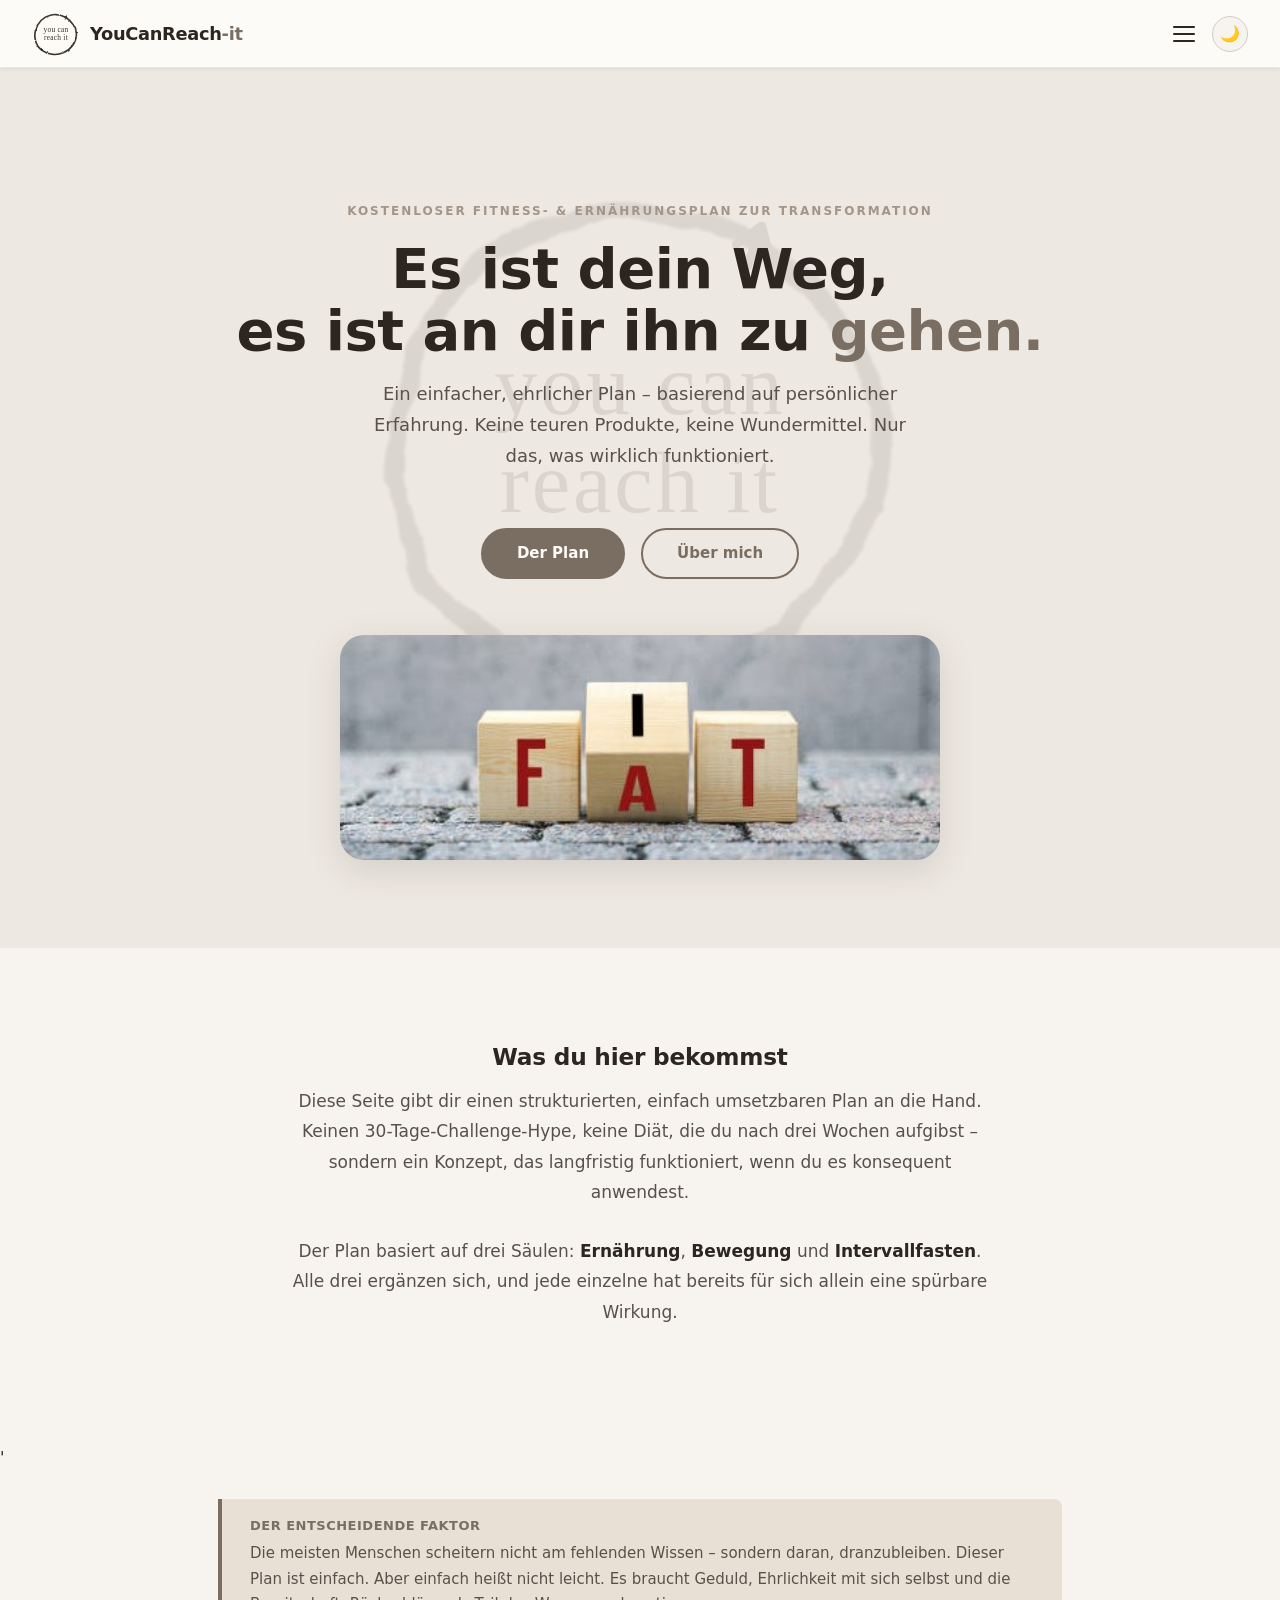
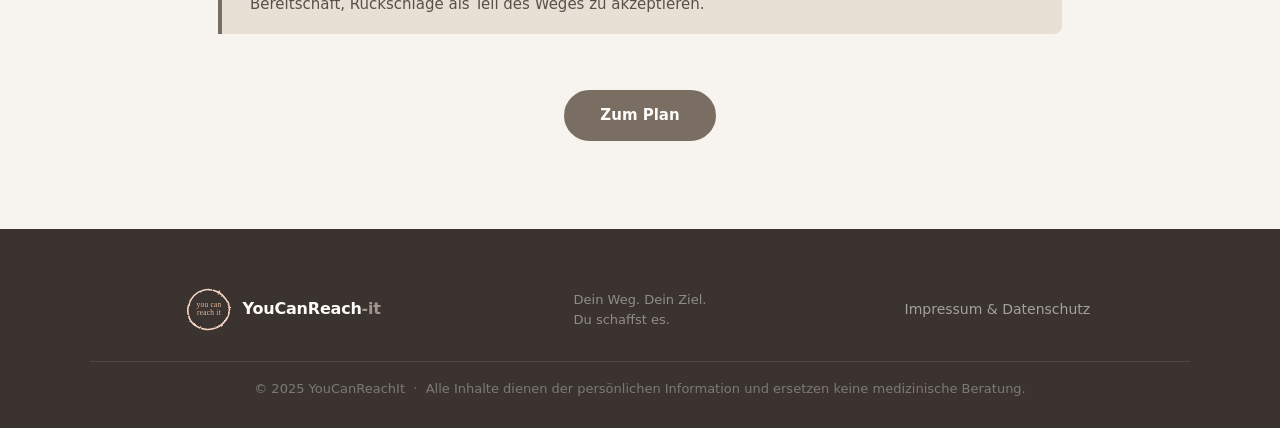
<file: index.html>
<!DOCTYPE html>
<html lang="de">
<head>
  <meta charset="UTF-8">
  <meta name="viewport" content="width=device-width, initial-scale=1.0">
  <meta name="description" content="YouCanReachIt – Ein kostenloser, ehrlicher Plan für nachhaltige Gewichtsabnahme. Ernährung, Bewegung und Intervallfasten einfach erklärt.">
  <title>YouCanReachIt – Du kannst es erreichen</title>
  <link rel="icon" href="favicon.svg" type="image/svg+xml">
  <link rel="stylesheet" href="main.css">
  <script>if(localStorage.getItem("theme")==="dark")document.documentElement.setAttribute("data-theme","dark");</script>
</head>
<body>

  <!-- ===== NAVBAR ===== -->
  <header class="navbar">
    <div class="nav-container">
      <a href="index.html" class="nav-brand">
        <img src="logo.svg" class="logo-svg" alt="YouCanReachIt Logo">
        <span class="nav-brand-text">YouCanReach<em>-it</em></span>
      </a>
      <div class="nav-actions">
        <button class="theme-btn" aria-label="Erscheinungsbild umschalten" title="Dark Mode">🌙</button>
        <button class="burger-btn" aria-label="Menü öffnen" aria-expanded="false">
          <span></span><span></span><span></span>
        </button>
      </div>
      <nav class="nav-links">
        <a href="index.html" class="active">Home</a>
        <a href="aboutme.html">Über mich</a>
        <a href="plan.html">Der Plan</a>
        <a href="lowcarb.html">Low Carb</a>
        <a href="intervall.html">Intervallfasten</a>
        <a href="sinncardio.html">Sinnfull Cardio</a>
        <a href="picsside.html">Vorher / Nachher</a>
      </nav>
    </div>
  </header>

  <main>

    <!-- ===== HERO ===== -->
    <section class="hero">
      <img src="logo.svg" class="hero-watermark" alt="">
      <div class="container">
        <span class="hero-eyebrow">Kostenloser Fitness- & Ernährungsplan zur Transformation</span>
        <h1 class="hero-title">
          Es ist dein Weg,<br>es ist an dir ihn zu <em>gehen.</em>
        </h1>
        <p class="hero-subtitle">
          Ein einfacher, ehrlicher Plan – basierend auf persönlicher Erfahrung.
          Keine teuren Produkte, keine Wundermittel. Nur das, was wirklich funktioniert.
        </p>
        <div class="btn-group">
          <a href="plan.html" class="btn btn-primary">Der Plan</a>
          <a href="aboutme.html" class="btn btn-secondary">Über mich</a>
        </div>

        <div class="hero-image-wrap">
          <img class="hero-image" src="images/fat.jpg" alt="Motivation – der erste Schritt zählt">
        </div>
      </div>
    </section>

    <!-- ===== INTRO ===== -->
    <section class="section">
      <div class="container">
        <div class="article text-center">
          <h2 style="text-align:center;">Was du hier bekommst</h2>
          <p>
            Diese Seite gibt dir einen strukturierten, einfach umsetzbaren Plan an die Hand.
            Keinen 30-Tage-Challenge-Hype, keine Diät, die du nach drei Wochen aufgibst –
            sondern ein Konzept, das langfristig funktioniert, wenn du es konsequent anwendest.
          </p>
          <p>
            Der Plan basiert auf drei Säulen: <strong>Ernährung</strong>,
            <strong>Bewegung</strong> und <strong>Intervallfasten</strong>.
            Alle drei ergänzen sich, und jede einzelne hat bereits für sich allein
            eine spürbare Wirkung.
          </p>
        </div>
      </div>
    </section>

   ' <!-- ===== 3 SÄULEN CARDS =====
    <section class="section-alt">
      <div class="container-wide">
        <div class="text-center mb-md">
          <span class="tag">Der 3-Säulen-Plan</span>
          <h2 style="font-size:1.75rem; font-weight:800; color:var(--text-primary); margin-top:var(--space-xs);">
            So funktioniert es
          </h2>
        </div>

        <div class="card-grid">

          <a href="lowcarb.html" class="card">
            <div class="card-icon">🥗</div>
            <div class="card-number">1</div>
            <h3 class="card-title">Ernährung</h3>
            <p class="card-body">
              Die wichtigste Stellschraube überhaupt. Low Carb – also die deutliche Reduzierung
              von Kohlenhydraten – bringt deinen Insulinspiegel ins Gleichgewicht und fördert
              die natürliche Fettverbrennung.
            </p>
            <span class="btn btn-secondary btn-sm">Mehr erfahren</span>
          </a>

          <a href="sinncardio.html" class="card">
            <div class="card-icon">🚴</div>
            <div class="card-number">2</div>
            <h3 class="card-title">Sinnvolle Bewegung</h3>
            <p class="card-body">
              Cardio muss kein Selbstzweck sein. Finde eine Form von Bewegung, die sich
              nachhaltig in deinen Alltag integrieren lässt – und die du sogar genießen kannst.
            </p>
            <span class="btn btn-secondary btn-sm">Mehr erfahren</span>
          </a>

          <a href="intervall.html" class="card">
            <div class="card-icon">⏱️</div>
            <div class="card-number">3</div>
            <h3 class="card-title">Intervallfasten</h3>
            <p class="card-body">
              Optional, aber hochwirksam. Durch gezielte Esspausen nutzt der Körper seine
              eigenen Reserven, regeneriert sich tiefer und kommt in Balance –
              inklusive Autophagie.
            </p>
            <span class="btn btn-secondary btn-sm">Mehr erfahren</span>
          </a>

        </div>
      </div>
    </section>' -->

    <!-- ===== PHILOSOPHY ===== -->
    <section class="section">
      <div class="container">
        <div class="highlight">
          <strong>Der entscheidende Faktor</strong>
          Die meisten Menschen scheitern nicht am fehlenden Wissen – sondern daran, dranzubleiben.
          Dieser Plan ist einfach. Aber einfach heißt nicht leicht. Es braucht Geduld, Ehrlichkeit
          mit sich selbst und die Bereitschaft, Rückschläge als Teil des Weges zu akzeptieren.
        </div>

        <div class="text-center mt-lg">
          <a href="plan.html" class="btn btn-primary">Zum Plan</a>
        </div>
      </div>
    </section>

  </main>

  <!-- ===== FOOTER ===== -->
  <footer class="footer">
    <div class="footer-inner">
      <div class="footer-col">
        <a href="index.html" class="footer-brand-link">
          <img src="logo.svg" style="width:48px;height:48px;flex-shrink:0;object-fit:contain;" alt="YouCanReachIt Logo">
          <span class="footer-brand-name">YouCanReach<em>-it</em></span>
        </a>
      </div>
      <div class="footer-col">
        <p class="footer-tagline">Dein Weg. Dein Ziel.<br>Du schaffst es.</p>
      </div>
      <div class="footer-col">
        <a href="impressum.html" class="footer-legal-link">Impressum &amp; Datenschutz</a>
      </div>
    </div>
    <div class="footer-bottom">
      <p>&copy; 2025 YouCanReachIt &nbsp;·&nbsp; Alle Inhalte dienen der persönlichen Information und ersetzen keine medizinische Beratung.</p>
    </div>
  </footer>

  <script src="nav.js"></script>
</body>
</html>
</file>
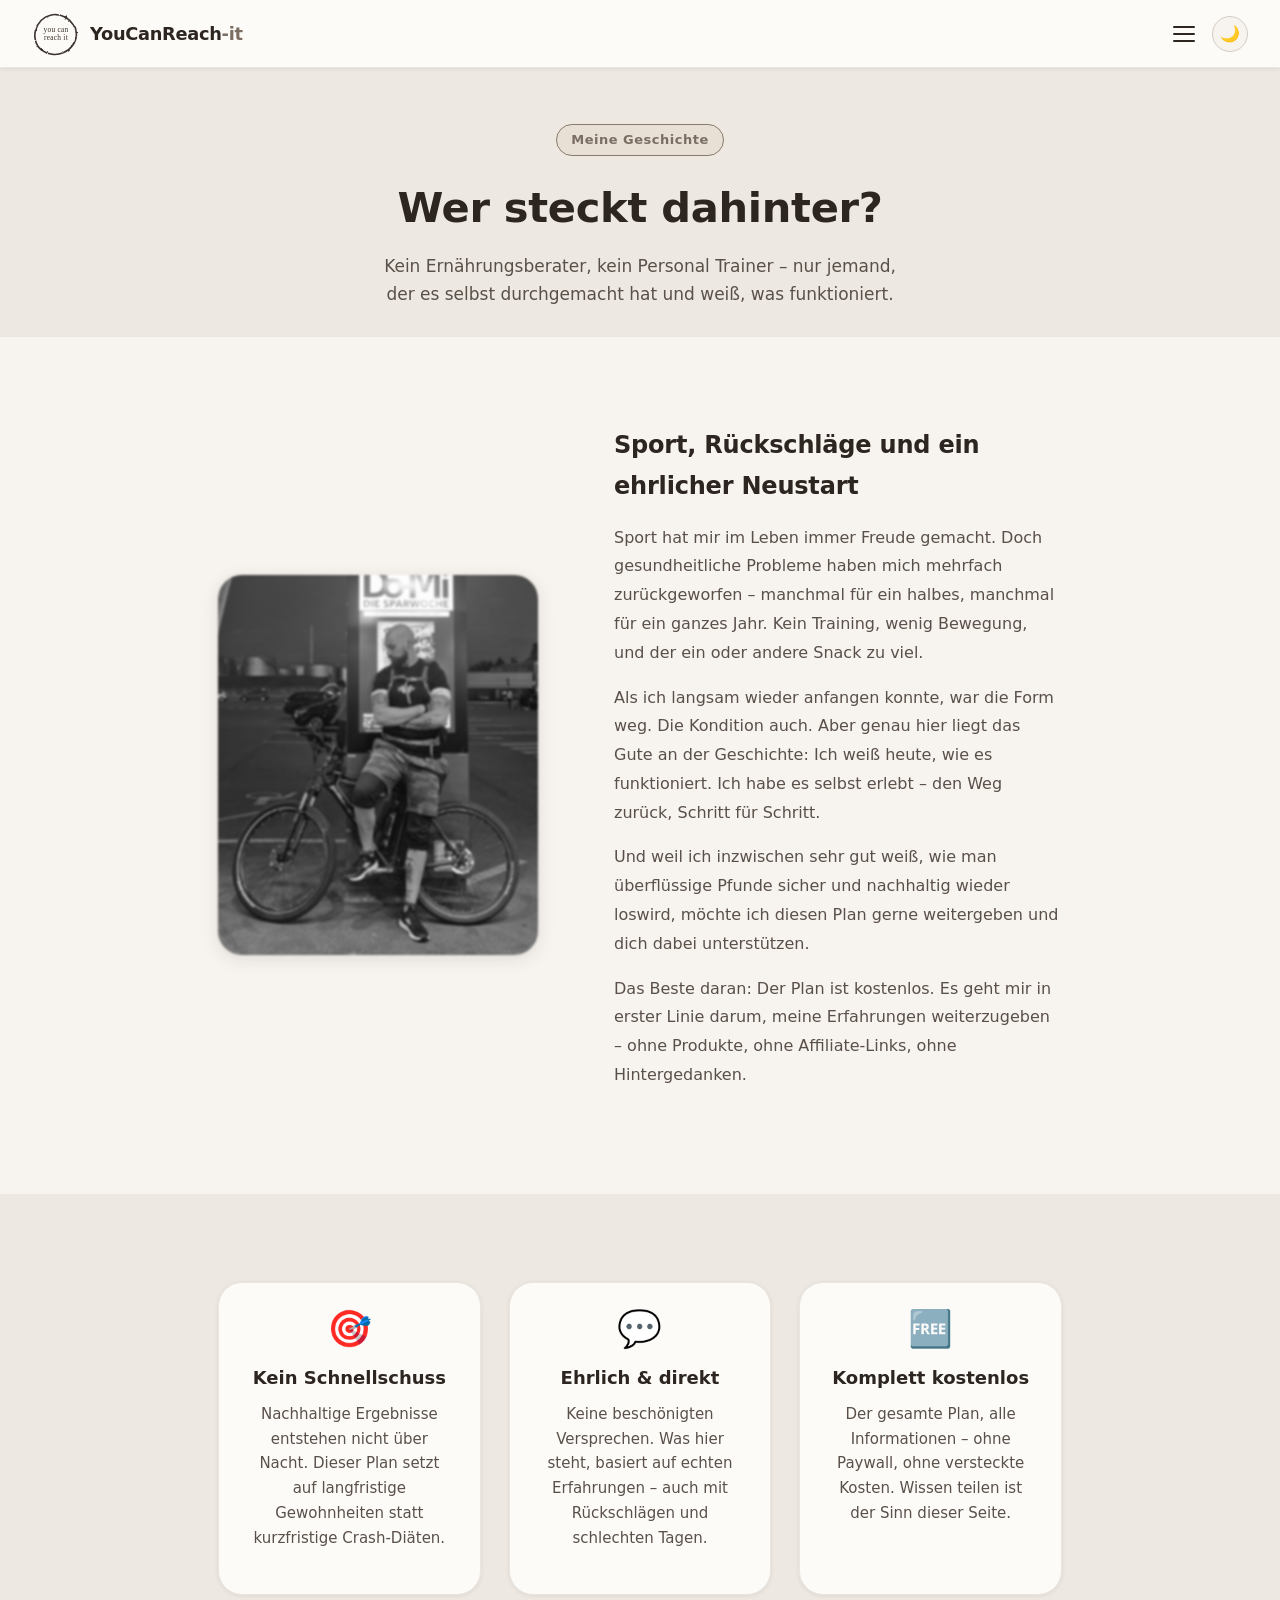
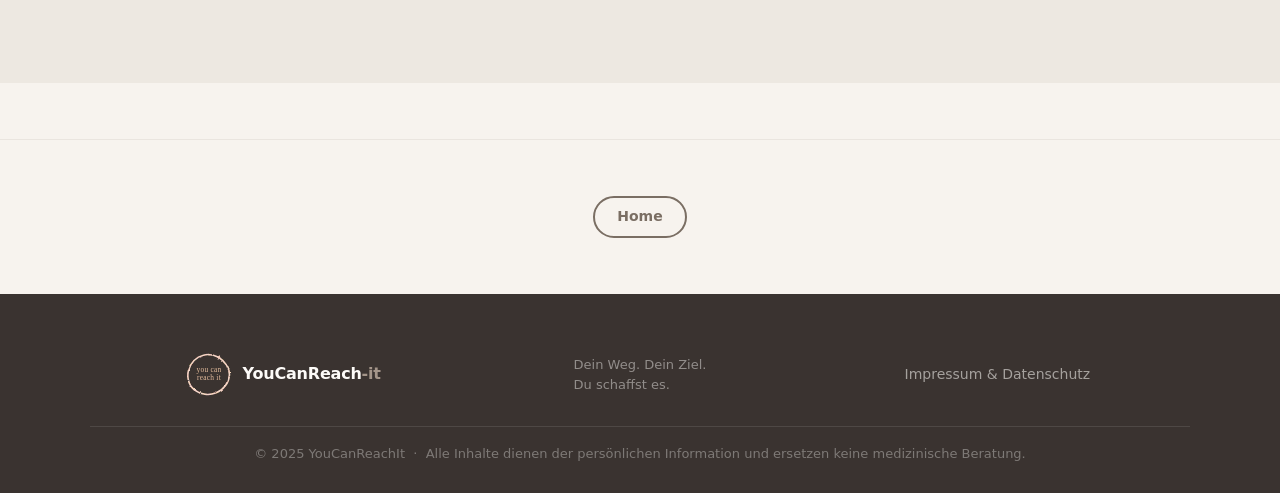
<file: aboutme.html>
<!DOCTYPE html>
<html lang="de">
<head>
  <meta charset="UTF-8">
  <meta name="viewport" content="width=device-width, initial-scale=1.0">
  <meta name="description" content="Wer steckt hinter YouCanReachIt? Meine persönliche Geschichte – von gesundheitlichen Rückschlägen zur nachhaltigen Transformation.">
  <title>YouCanReachIt – Über mich</title>
  <link rel="icon" href="favicon.svg" type="image/svg+xml">
  <link rel="stylesheet" href="main.css">
  <script>if(localStorage.getItem("theme")==="dark")document.documentElement.setAttribute("data-theme","dark");</script>
</head>
<body>

  <!-- ===== NAVBAR ===== -->
  <header class="navbar">
    <div class="nav-container">
      <a href="index.html" class="nav-brand">
        <img src="logo.svg" class="logo-svg" alt="YouCanReachIt Logo">
        <span class="nav-brand-text">YouCanReach<em>-it</em></span>
      </a>
      <div class="nav-actions">
        <button class="theme-btn" aria-label="Erscheinungsbild umschalten" title="Dark Mode">🌙</button>
        <button class="burger-btn" aria-label="Menü öffnen" aria-expanded="false">
          <span></span><span></span><span></span>
        </button>
      </div>
      <nav class="nav-links">
        <a href="index.html">Home</a>
        <a href="aboutme.html" class="active">Über mich</a>
        <a href="plan.html">Der Plan</a>
        <a href="lowcarb.html">Low Carb</a>
        <a href="intervall.html">Intervallfasten</a>
        <a href="sinncardio.html">Sinnfull Cardio</a>
        <a href="picsside.html">Vorher / Nachher</a>
      </nav>
    </div>
  </header>

  <main>

    <!-- ===== PAGE HERO ===== -->
    <section class="page-hero">
      <div class="container">
        <span class="tag">Meine Geschichte</span>
        <h1 class="page-title">Wer steckt dahinter?</h1>
        <p class="page-subtitle">
          Kein Ernährungsberater, kein Personal Trainer – nur jemand, der es selbst
          durchgemacht hat und weiß, was funktioniert.
        </p>
      </div>
    </section>

    <!-- ===== SPLIT: BILD + TEXT ===== -->
    <section class="section">
      <div class="container">
        <div class="split">

          <div>
            <img
              class="about-image"
              src="images/me2.jpg"
              alt="Persönliches Foto"
            >
          </div>

          <div class="about-text">
            <h2>Sport, Rückschläge und ein ehrlicher Neustart</h2>
            <p>
              Sport hat mir im Leben immer Freude gemacht. Doch gesundheitliche Probleme
              haben mich mehrfach zurückgeworfen – manchmal für ein halbes, manchmal für
              ein ganzes Jahr. Kein Training, wenig Bewegung, und der ein oder andere
              Snack zu viel.
            </p>
            <p>
              Als ich langsam wieder anfangen konnte, war die Form weg. Die Kondition
              auch. Aber genau hier liegt das Gute an der Geschichte: Ich weiß heute,
              wie es funktioniert. Ich habe es selbst erlebt – den Weg zurück, Schritt
              für Schritt.
            </p>
            <p>
              Und weil ich inzwischen sehr gut weiß, wie man überflüssige Pfunde sicher
              und nachhaltig wieder loswird, möchte ich diesen Plan gerne weitergeben
              und dich dabei unterstützen.
            </p>
            <p>
              Das Beste daran: Der Plan ist kostenlos. Es geht mir in erster Linie darum,
              meine Erfahrungen weiterzugeben – ohne Produkte, ohne Affiliate-Links,
              ohne Hintergedanken.
            </p>
          </div>

        </div>
      </div>
    </section>

    <!-- ===== WERTE ===== -->
    <section class="section-alt">
      <div class="container">
        <div class="card-grid">

          <div class="card">
            <div class="card-icon">🎯</div>
            <h3 class="card-title">Kein Schnellschuss</h3>
            <p class="card-body">
              Nachhaltige Ergebnisse entstehen nicht über Nacht. Dieser Plan setzt auf
              langfristige Gewohnheiten statt kurzfristige Crash-Diäten.
            </p>
          </div>

          <div class="card">
            <div class="card-icon">💬</div>
            <h3 class="card-title">Ehrlich & direkt</h3>
            <p class="card-body">
              Keine beschönigten Versprechen. Was hier steht, basiert auf echten
              Erfahrungen – auch mit Rückschlägen und schlechten Tagen.
            </p>
          </div>

          <div class="card">
            <div class="card-icon">🆓</div>
            <h3 class="card-title">Komplett kostenlos</h3>
            <p class="card-body">
              Der gesamte Plan, alle Informationen – ohne Paywall, ohne versteckte Kosten.
              Wissen teilen ist der Sinn dieser Seite.
            </p>
          </div>
        </div>
      </div>
    </section>

    <!-- ===== BACK NAV ===== -->
    <div class="back-nav">
      <a href="index.html" class="btn btn-secondary btn-sm">Home</a>
    </div>

  </main>

  <!-- ===== FOOTER ===== -->
  <footer class="footer">
    <div class="footer-inner">
      <div class="footer-col">
        <a href="index.html" class="footer-brand-link">
          <img src="logo.svg" style="width:48px;height:48px;flex-shrink:0;object-fit:contain;" alt="YouCanReachIt Logo">
          <span class="footer-brand-name">YouCanReach<em>-it</em></span>
        </a>
      </div>
      <div class="footer-col">
        <p class="footer-tagline">Dein Weg. Dein Ziel.<br>Du schaffst es.</p>
      </div>
      <div class="footer-col">
        <a href="impressum.html" class="footer-legal-link">Impressum &amp; Datenschutz</a>
      </div>
    </div>
    <div class="footer-bottom">
      <p>&copy; 2025 YouCanReachIt &nbsp;·&nbsp; Alle Inhalte dienen der persönlichen Information und ersetzen keine medizinische Beratung.</p>
    </div>
  </footer>

  <script src="nav.js"></script>
</body>
</html>
</file>
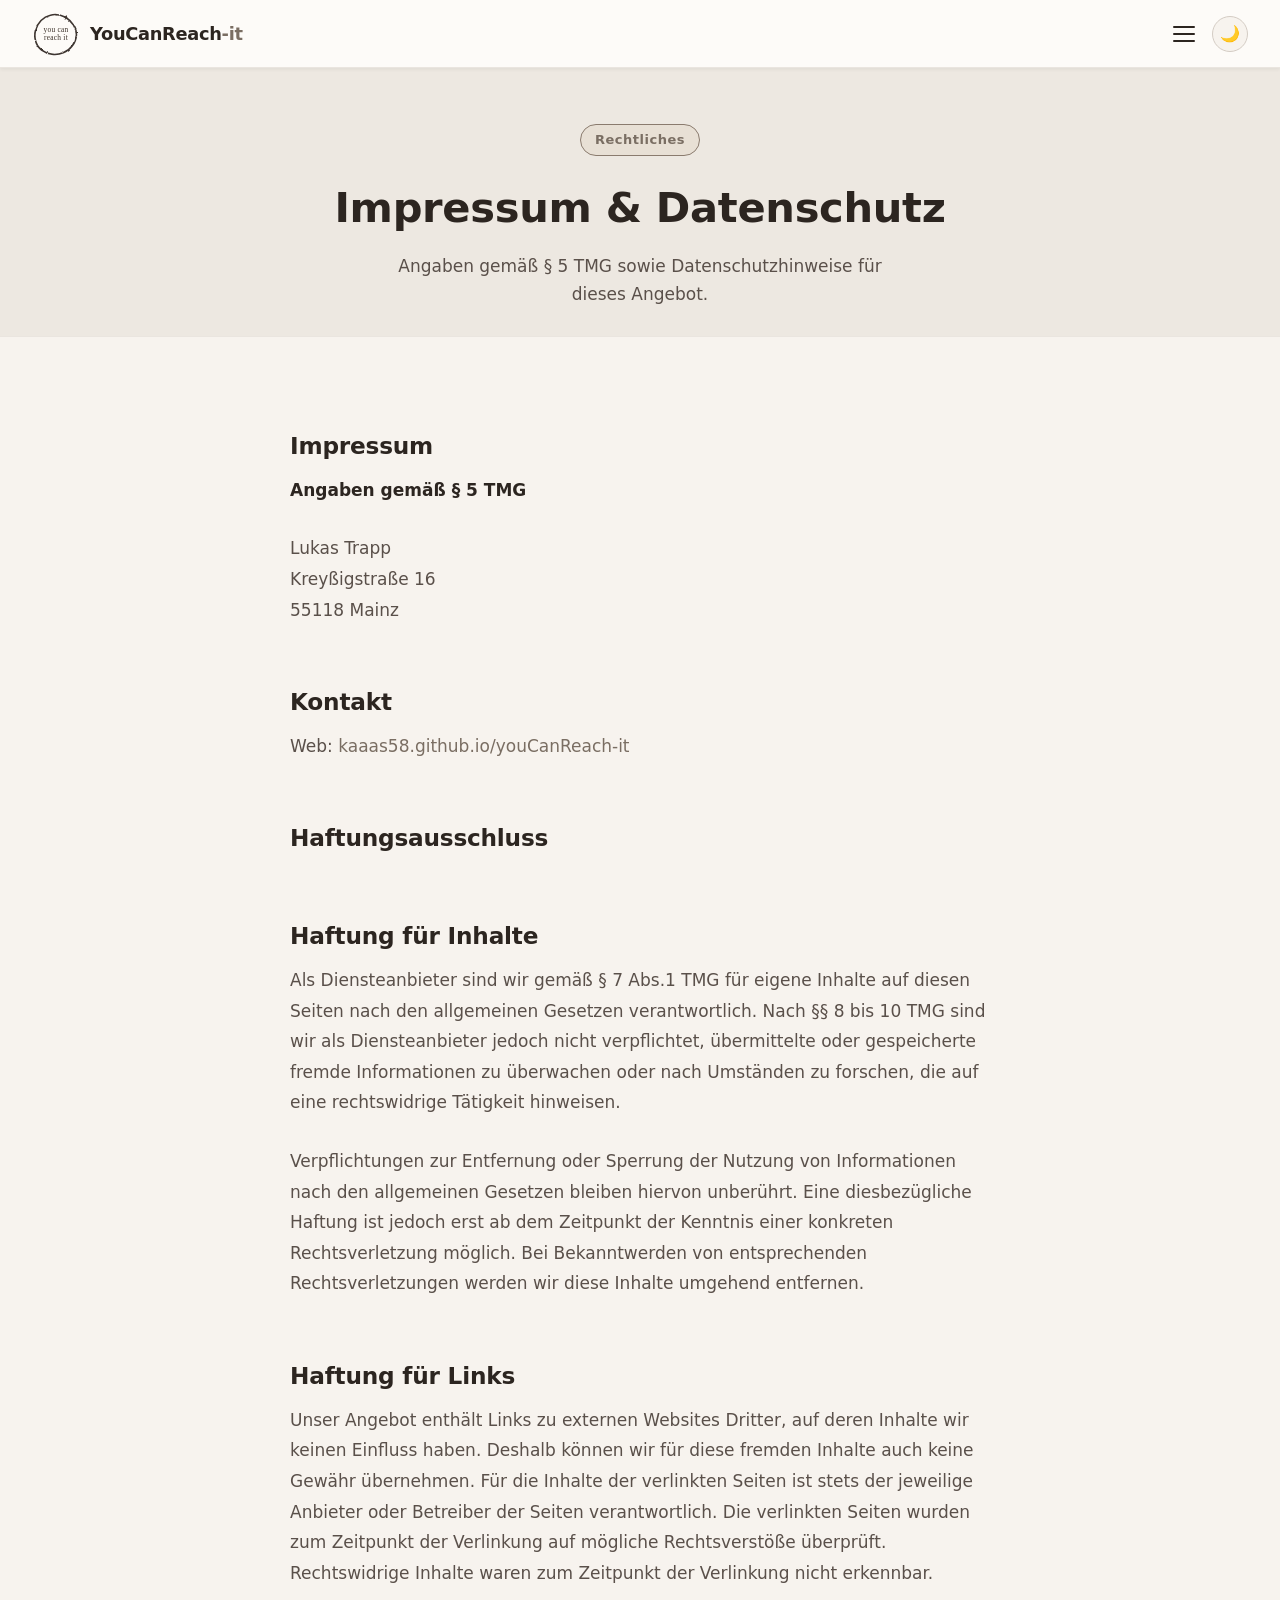
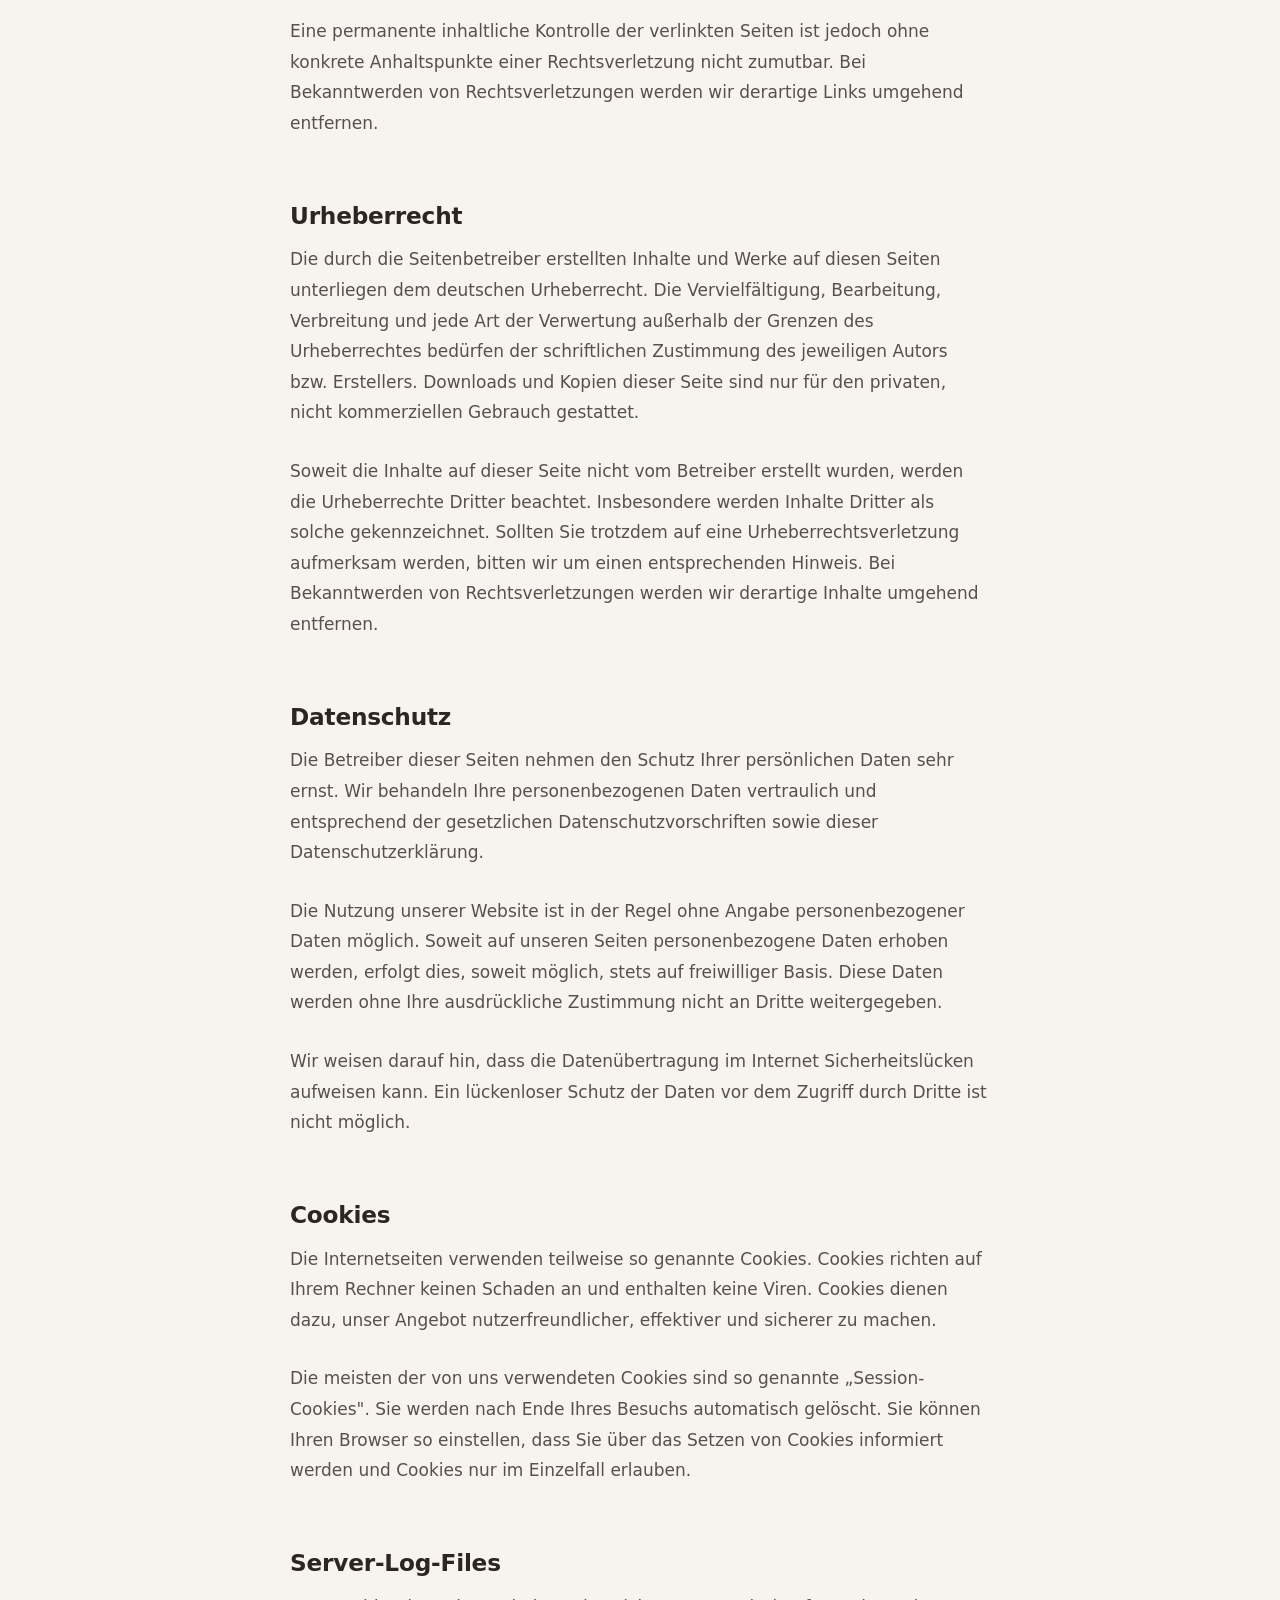
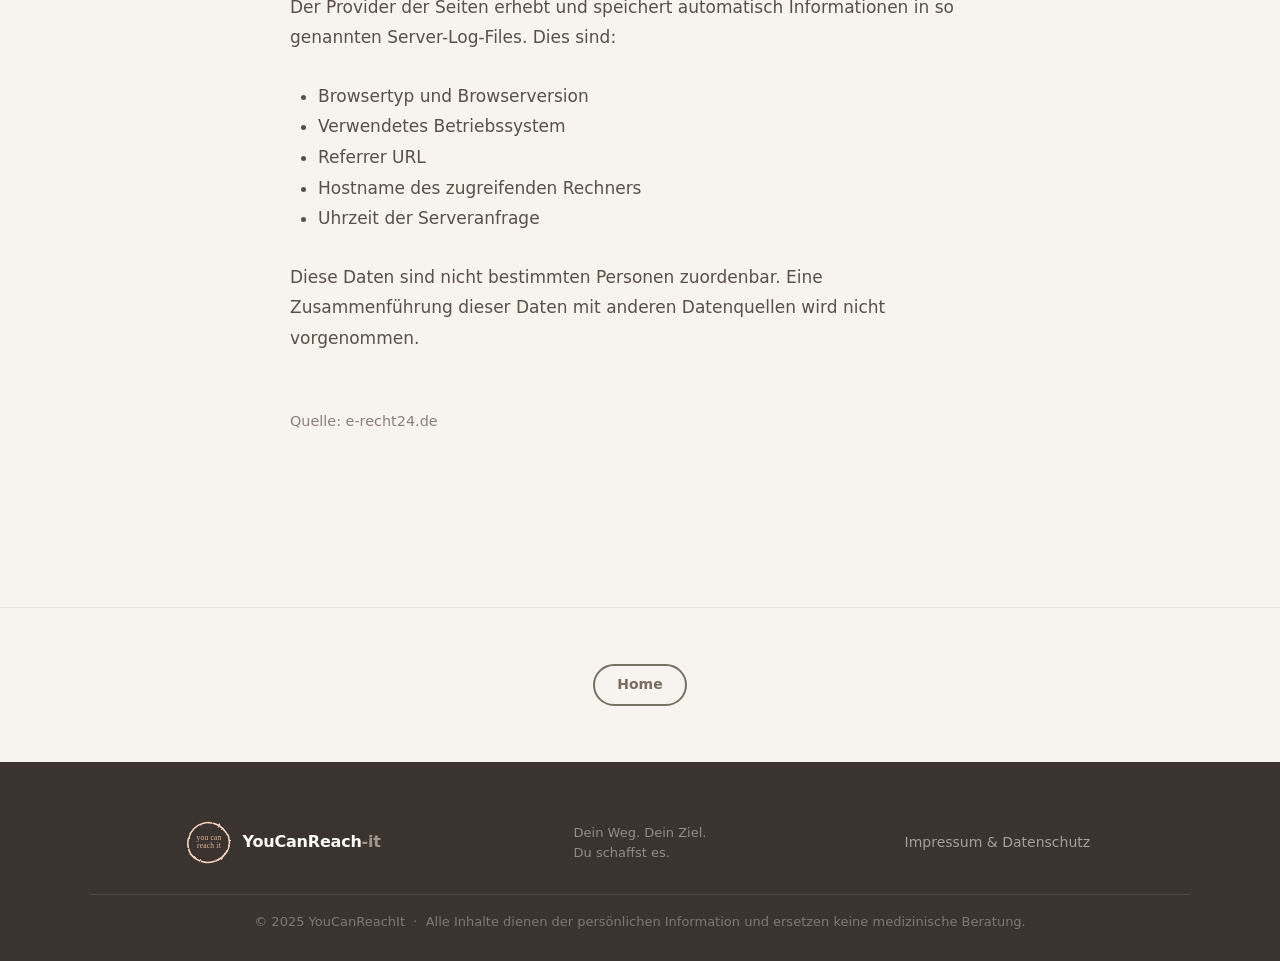
<file: impressum.html>
<!DOCTYPE html>
<html lang="de">
<head>
  <meta charset="UTF-8">
  <meta name="viewport" content="width=device-width, initial-scale=1.0">
  <meta name="description" content="Impressum und Datenschutz – YouCanReachIt">
  <title>YouCanReachIt – Impressum & Datenschutz</title>
  <link rel="icon" href="favicon.svg" type="image/svg+xml">
  <link rel="stylesheet" href="main.css">
  <script>if(localStorage.getItem("theme")==="dark")document.documentElement.setAttribute("data-theme","dark");</script>
</head>
<body>

  <!-- ===== NAVBAR ===== -->
  <header class="navbar">
    <div class="nav-container">
      <a href="index.html" class="nav-brand">
        <img src="logo.svg" class="logo-svg" alt="YouCanReachIt Logo">
        <span class="nav-brand-text">YouCanReach<em>-it</em></span>
      </a>
      <div class="nav-actions">
        <button class="theme-btn" aria-label="Erscheinungsbild umschalten" title="Dark Mode">🌙</button>
        <button class="burger-btn" aria-label="Menü öffnen" aria-expanded="false">
          <span></span><span></span><span></span>
        </button>
      </div>
      <nav class="nav-links">
        <a href="index.html">Home</a>
        <a href="aboutme.html">Über mich</a>
        <a href="plan.html">Der Plan</a>
        <a href="lowcarb.html">Low Carb</a>
        <a href="intervall.html">Intervallfasten</a>
        <a href="sinncardio.html">Sinnfull Cardio</a>
        <a href="picsside.html">Vorher / Nachher</a>
      </nav>
    </div>
  </header>

  <main>

    <!-- ===== PAGE HERO ===== -->
    <section class="page-hero">
      <div class="container">
        <span class="tag">Rechtliches</span>
        <h1 class="page-title">Impressum &amp; Datenschutz</h1>
        <p class="page-subtitle">
          Angaben gemäß § 5 TMG sowie Datenschutzhinweise für dieses Angebot.
        </p>
      </div>
    </section>

    <!-- ===== INHALT ===== -->
    <section class="section">
      <div class="container">
        <div class="article">

          <h2>Impressum</h2>
          <p><strong>Angaben gemäß § 5 TMG</strong></p>
          <p>
            Lukas Trapp<br>
            Kreyßigstraße 16<br>
            55118 Mainz
          </p>

          <h2>Kontakt</h2>
          <p>
            Web: <a href="https://kaaas58.github.io/youCanReach-it" style="color:var(--accent);" target="_blank" rel="noopener">kaaas58.github.io/youCanReach-it</a>
          </p>

          <h2>Haftungsausschluss</h2>

          <h2>Haftung für Inhalte</h2>
          <p>
            Als Diensteanbieter sind wir gemäß § 7 Abs.1 TMG für eigene Inhalte auf diesen Seiten nach den allgemeinen Gesetzen verantwortlich. Nach §§ 8 bis 10 TMG sind wir als Diensteanbieter jedoch nicht verpflichtet, übermittelte oder gespeicherte fremde Informationen zu überwachen oder nach Umständen zu forschen, die auf eine rechtswidrige Tätigkeit hinweisen.
          </p>
          <p>
            Verpflichtungen zur Entfernung oder Sperrung der Nutzung von Informationen nach den allgemeinen Gesetzen bleiben hiervon unberührt. Eine diesbezügliche Haftung ist jedoch erst ab dem Zeitpunkt der Kenntnis einer konkreten Rechtsverletzung möglich. Bei Bekanntwerden von entsprechenden Rechtsverletzungen werden wir diese Inhalte umgehend entfernen.
          </p>

          <h2>Haftung für Links</h2>
          <p>
            Unser Angebot enthält Links zu externen Websites Dritter, auf deren Inhalte wir keinen Einfluss haben. Deshalb können wir für diese fremden Inhalte auch keine Gewähr übernehmen. Für die Inhalte der verlinkten Seiten ist stets der jeweilige Anbieter oder Betreiber der Seiten verantwortlich. Die verlinkten Seiten wurden zum Zeitpunkt der Verlinkung auf mögliche Rechtsverstöße überprüft. Rechtswidrige Inhalte waren zum Zeitpunkt der Verlinkung nicht erkennbar.
          </p>
          <p>
            Eine permanente inhaltliche Kontrolle der verlinkten Seiten ist jedoch ohne konkrete Anhaltspunkte einer Rechtsverletzung nicht zumutbar. Bei Bekanntwerden von Rechtsverletzungen werden wir derartige Links umgehend entfernen.
          </p>

          <h2>Urheberrecht</h2>
          <p>
            Die durch die Seitenbetreiber erstellten Inhalte und Werke auf diesen Seiten unterliegen dem deutschen Urheberrecht. Die Vervielfältigung, Bearbeitung, Verbreitung und jede Art der Verwertung außerhalb der Grenzen des Urheberrechtes bedürfen der schriftlichen Zustimmung des jeweiligen Autors bzw. Erstellers. Downloads und Kopien dieser Seite sind nur für den privaten, nicht kommerziellen Gebrauch gestattet.
          </p>
          <p>
            Soweit die Inhalte auf dieser Seite nicht vom Betreiber erstellt wurden, werden die Urheberrechte Dritter beachtet. Insbesondere werden Inhalte Dritter als solche gekennzeichnet. Sollten Sie trotzdem auf eine Urheberrechtsverletzung aufmerksam werden, bitten wir um einen entsprechenden Hinweis. Bei Bekanntwerden von Rechtsverletzungen werden wir derartige Inhalte umgehend entfernen.
          </p>

          <h2>Datenschutz</h2>
          <p>
            Die Betreiber dieser Seiten nehmen den Schutz Ihrer persönlichen Daten sehr ernst. Wir behandeln Ihre personenbezogenen Daten vertraulich und entsprechend der gesetzlichen Datenschutzvorschriften sowie dieser Datenschutzerklärung.
          </p>
          <p>
            Die Nutzung unserer Website ist in der Regel ohne Angabe personenbezogener Daten möglich. Soweit auf unseren Seiten personenbezogene Daten erhoben werden, erfolgt dies, soweit möglich, stets auf freiwilliger Basis. Diese Daten werden ohne Ihre ausdrückliche Zustimmung nicht an Dritte weitergegeben.
          </p>
          <p>
            Wir weisen darauf hin, dass die Datenübertragung im Internet Sicherheitslücken aufweisen kann. Ein lückenloser Schutz der Daten vor dem Zugriff durch Dritte ist nicht möglich.
          </p>

          <h2>Cookies</h2>
          <p>
            Die Internetseiten verwenden teilweise so genannte Cookies. Cookies richten auf Ihrem Rechner keinen Schaden an und enthalten keine Viren. Cookies dienen dazu, unser Angebot nutzerfreundlicher, effektiver und sicherer zu machen.
          </p>
          <p>
            Die meisten der von uns verwendeten Cookies sind so genannte „Session-Cookies". Sie werden nach Ende Ihres Besuchs automatisch gelöscht. Sie können Ihren Browser so einstellen, dass Sie über das Setzen von Cookies informiert werden und Cookies nur im Einzelfall erlauben.
          </p>

          <h2>Server-Log-Files</h2>
          <p>Der Provider der Seiten erhebt und speichert automatisch Informationen in so genannten Server-Log-Files. Dies sind:</p>
          <ul style="margin: 0 0 var(--space-md) var(--space-md); color: var(--text-secondary); line-height: 1.8;">
            <li>Browsertyp und Browserversion</li>
            <li>Verwendetes Betriebssystem</li>
            <li>Referrer URL</li>
            <li>Hostname des zugreifenden Rechners</li>
            <li>Uhrzeit der Serveranfrage</li>
          </ul>
          <p>
            Diese Daten sind nicht bestimmten Personen zuordenbar. Eine Zusammenführung dieser Daten mit anderen Datenquellen wird nicht vorgenommen.
          </p>

          <p class="text-muted" style="margin-top: var(--space-lg);">Quelle: e-recht24.de</p>

        </div>
      </div>
    </section>

    <div class="back-nav">
      <a href="index.html" class="btn btn-secondary btn-sm">Home</a>
    </div>

  </main>

  <!-- ===== FOOTER ===== -->
  <footer class="footer">
    <div class="footer-inner">
      <div class="footer-col">
        <a href="index.html" class="footer-brand-link">
          <img src="logo.svg" style="width:48px;height:48px;flex-shrink:0;object-fit:contain;" alt="YouCanReachIt Logo">
          <span class="footer-brand-name">YouCanReach<em>-it</em></span>
        </a>
      </div>
      <div class="footer-col">
        <p class="footer-tagline">Dein Weg. Dein Ziel.<br>Du schaffst es.</p>
      </div>
      <div class="footer-col">
        <a href="impressum.html" class="footer-legal-link">Impressum &amp; Datenschutz</a>
      </div>
    </div>
    <div class="footer-bottom">
      <p>&copy; 2025 YouCanReachIt &nbsp;·&nbsp; Alle Inhalte dienen der persönlichen Information und ersetzen keine medizinische Beratung.</p>
    </div>
  </footer>

  <script src="nav.js"></script>
</body>
</html>
</file>
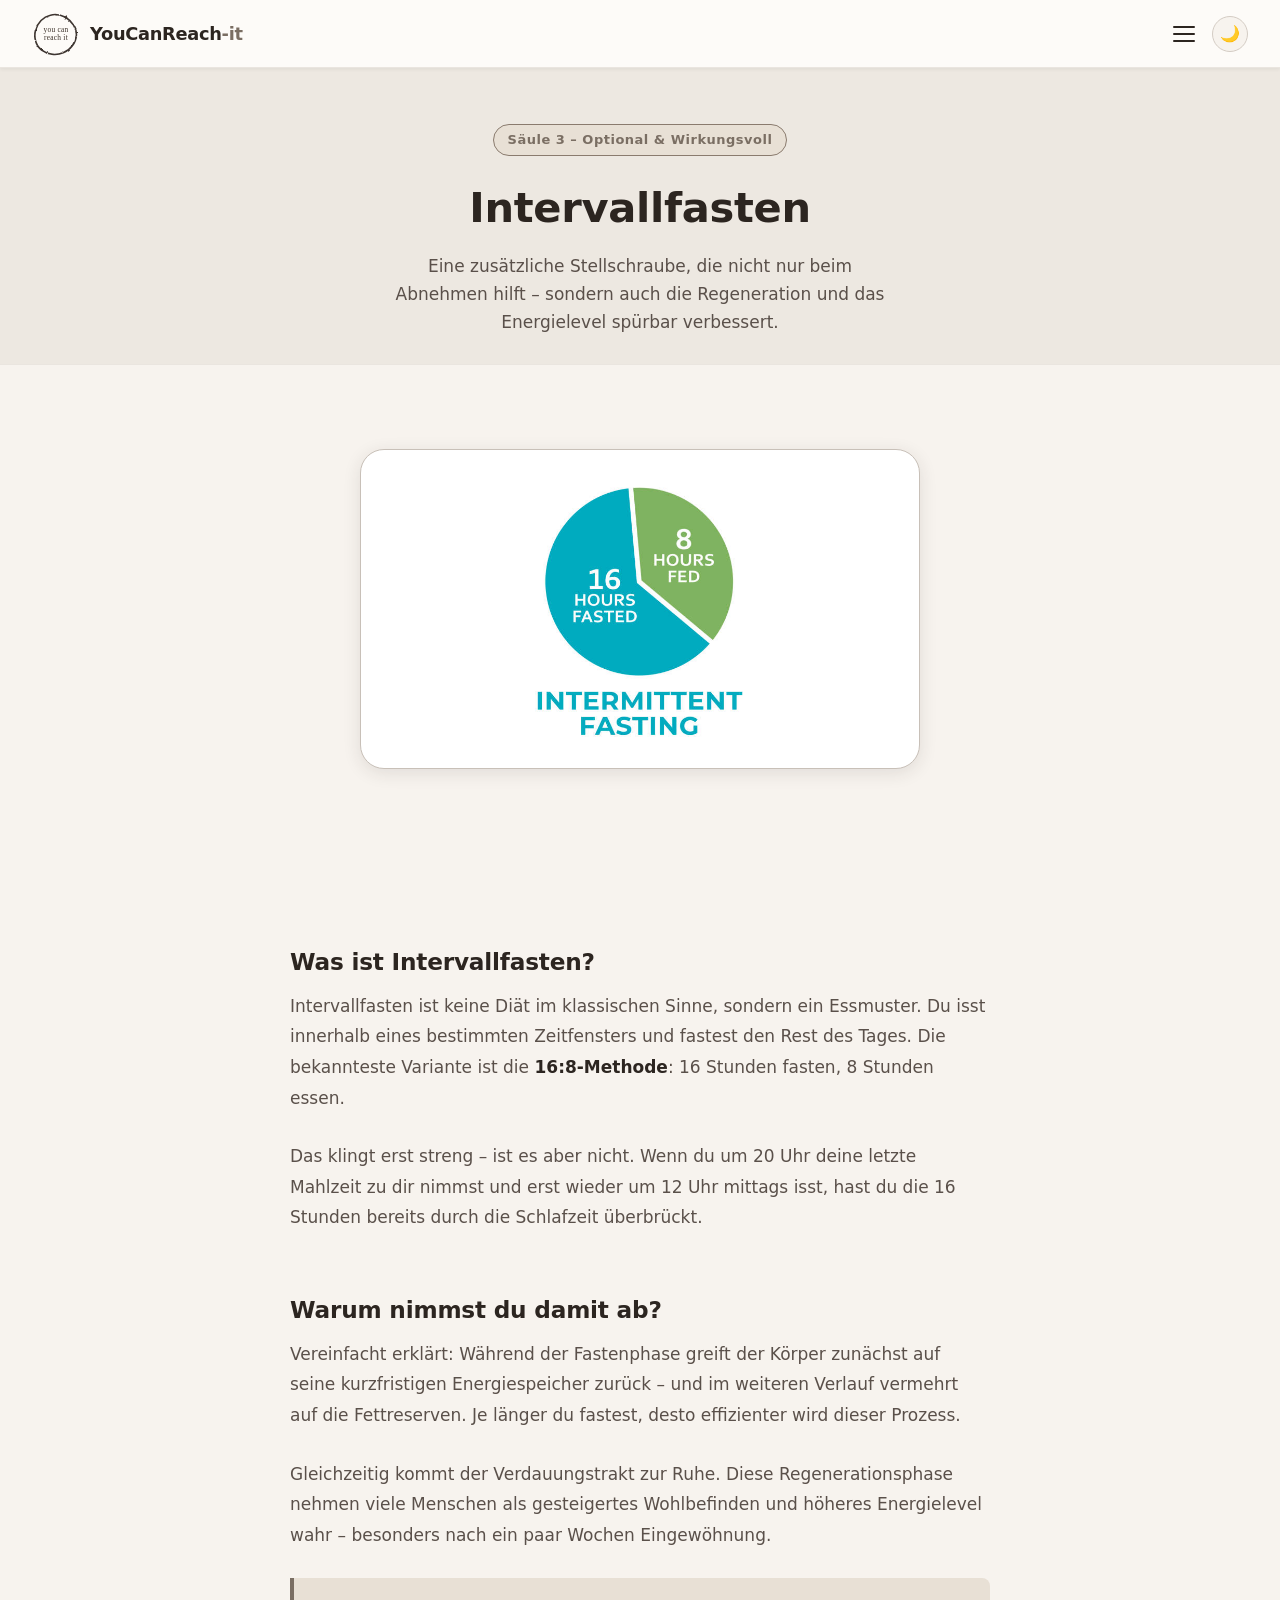
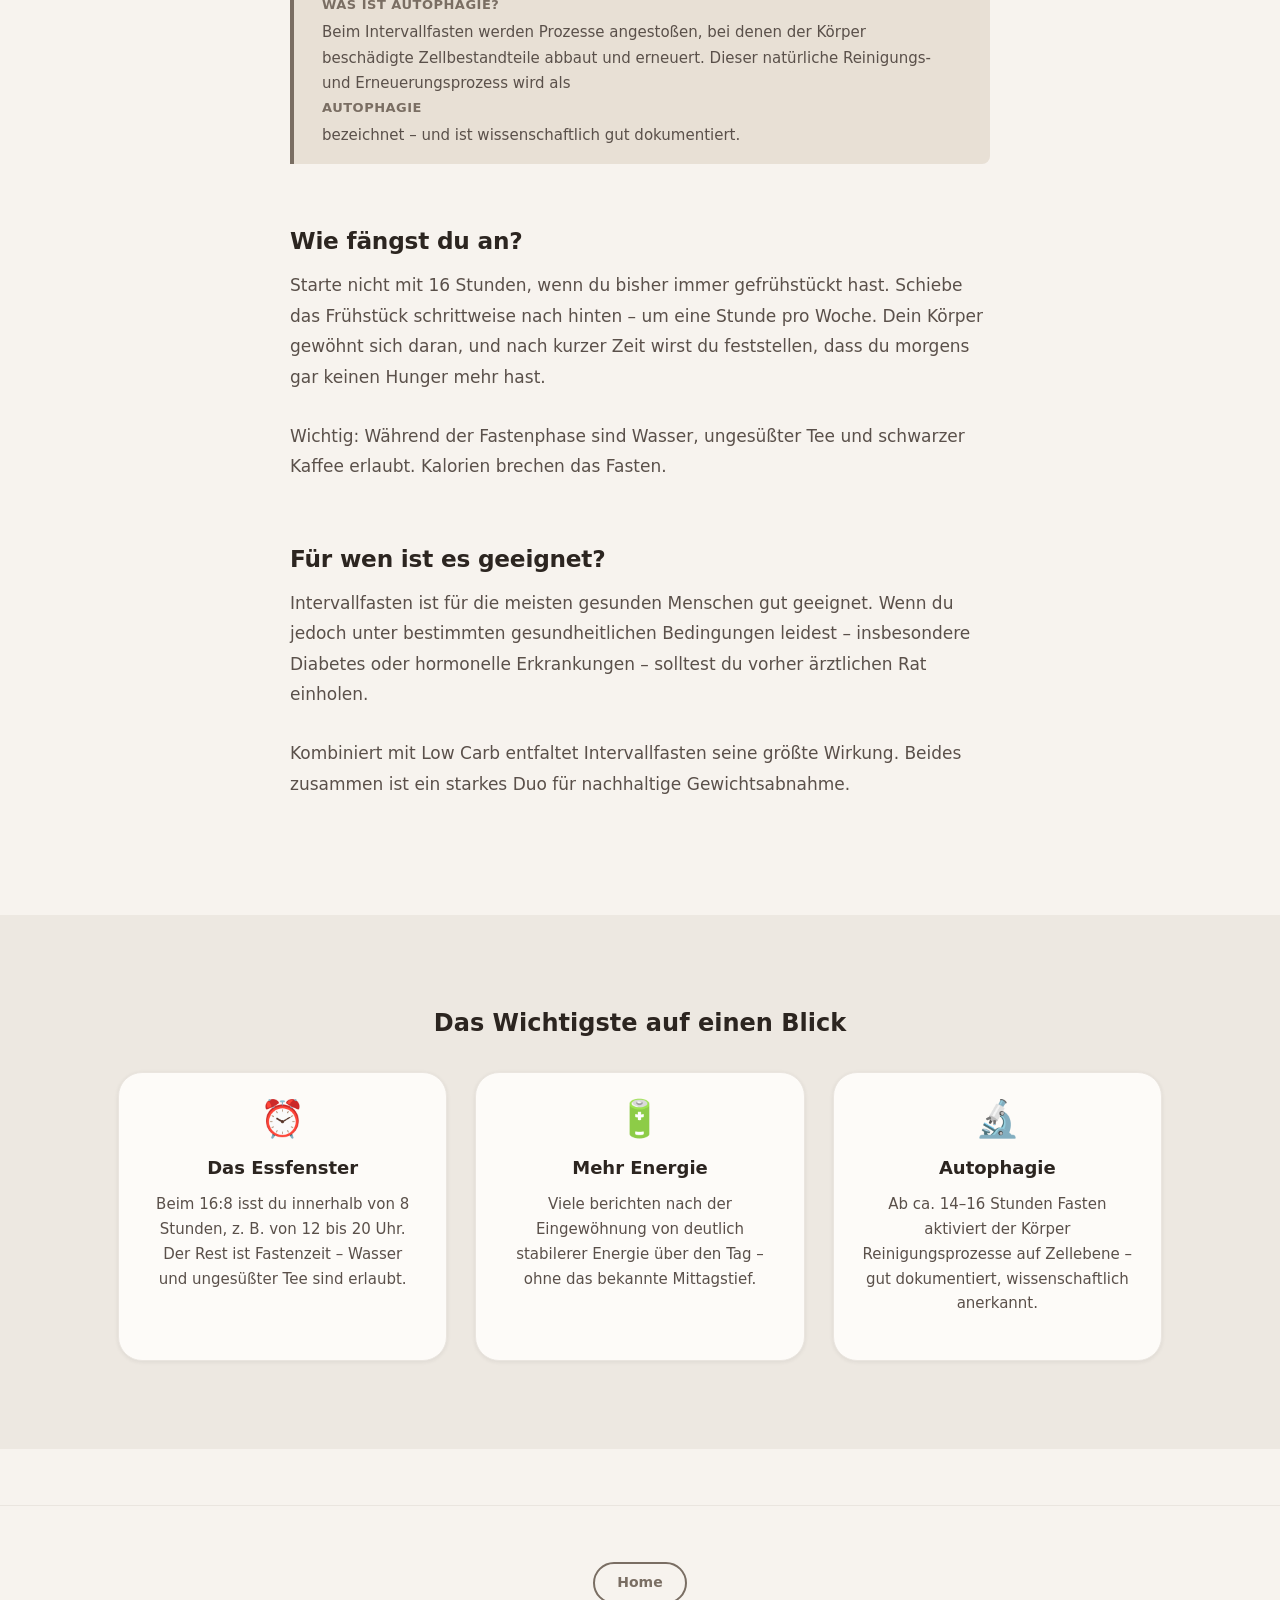
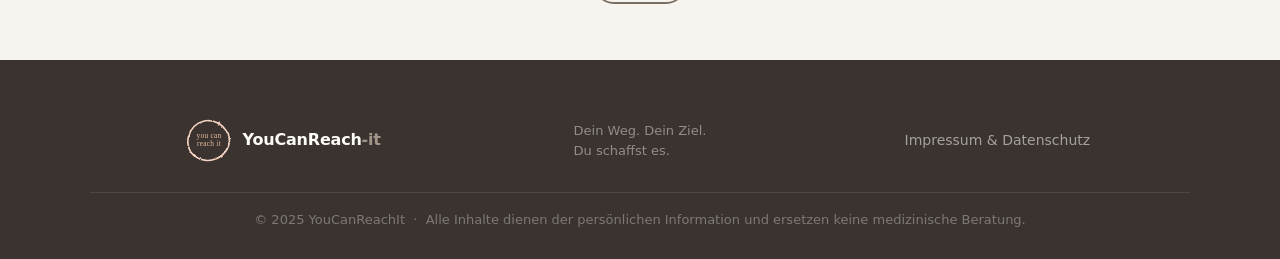
<file: intervall.html>
<!DOCTYPE html>
<html lang="de">
<head>
  <meta charset="UTF-8">
  <meta name="viewport" content="width=device-width, initial-scale=1.0">
  <meta name="description" content="Intervallfasten einfach erklärt: Wie die 16:8-Methode den Abnehmprozess unterstützt, Energie steigert und die Autophagie aktiviert.">
  <title>YouCanReachIt – Intervallfasten</title>
  <link rel="icon" href="favicon.svg" type="image/svg+xml">
  <link rel="stylesheet" href="main.css">
  <script>if(localStorage.getItem("theme")==="dark")document.documentElement.setAttribute("data-theme","dark");</script>
</head>
<body>

  <!-- ===== NAVBAR ===== -->
  <header class="navbar">
    <div class="nav-container">
      <a href="index.html" class="nav-brand">
        <img src="logo.svg" class="logo-svg" alt="YouCanReachIt Logo">
        <span class="nav-brand-text">YouCanReach<em>-it</em></span>
      </a>
      <div class="nav-actions">
        <button class="theme-btn" aria-label="Erscheinungsbild umschalten" title="Dark Mode">🌙</button>
        <button class="burger-btn" aria-label="Menü öffnen" aria-expanded="false">
          <span></span><span></span><span></span>
        </button>
      </div>
      <nav class="nav-links">
        <a href="index.html">Home</a>
        <a href="aboutme.html">Über mich</a>
        <a href="plan.html">Der Plan</a>
        <a href="lowcarb.html">Low Carb</a>
        <a href="intervall.html" class="active">Intervallfasten</a>
        <a href="sinncardio.html">Sinnfull Cardio</a>
        <a href="picsside.html">Vorher / Nachher</a>
      </nav>
    </div>
  </header>

  <main>

    <!-- ===== PAGE HERO ===== -->
    <section class="page-hero">
      <div class="container">
        <span class="tag">Säule 3 – Optional &amp; Wirkungsvoll</span>
        <h1 class="page-title">Intervallfasten</h1>
        <p class="page-subtitle">
          Eine zusätzliche Stellschraube, die nicht nur beim Abnehmen hilft –
          sondern auch die Regeneration und das Energielevel spürbar verbessert.
        </p>
      </div>
    </section>

    <!-- ===== BILD ===== -->
    <section class="section-sm">
      <div class="container">
        <img
          class="feature-image"
          src="images/fast2.jpg"
          alt="Intervallfasten – gezielte Esspausen für mehr Wirkung"
        >
      </div>
    </section>

    <!-- ===== ARTIKEL ===== -->
    <section class="section">
      <div class="container">
        <div class="article">

          <h2>Was ist Intervallfasten?</h2>
          <p>
            Intervallfasten ist keine Diät im klassischen Sinne, sondern ein Essmuster.
            Du isst innerhalb eines bestimmten Zeitfensters und fastest den Rest des Tages.
            Die bekannteste Variante ist die <strong>16:8-Methode</strong>: 16 Stunden fasten,
            8 Stunden essen.
          </p>
          <p>
            Das klingt erst streng – ist es aber nicht. Wenn du um 20 Uhr deine letzte
            Mahlzeit zu dir nimmst und erst wieder um 12 Uhr mittags isst, hast du
            die 16 Stunden bereits durch die Schlafzeit überbrückt.
          </p>

          <h2>Warum nimmst du damit ab?</h2>
          <p>
            Vereinfacht erklärt: Während der Fastenphase greift der Körper zunächst auf
            seine kurzfristigen Energiespeicher zurück – und im weiteren Verlauf
            vermehrt auf die Fettreserven. Je länger du fastest, desto effizienter wird
            dieser Prozess.
          </p>
          <p>
            Gleichzeitig kommt der Verdauungstrakt zur Ruhe. Diese Regenerationsphase
            nehmen viele Menschen als gesteigertes Wohlbefinden und höheres
            Energielevel wahr – besonders nach ein paar Wochen Eingewöhnung.
          </p>

          <div class="highlight">
            <strong>Was ist Autophagie?</strong>
            Beim Intervallfasten werden Prozesse angestoßen, bei denen der Körper
            beschädigte Zellbestandteile abbaut und erneuert. Dieser natürliche
            Reinigungs- und Erneuerungsprozess wird als <strong>Autophagie</strong> bezeichnet –
            und ist wissenschaftlich gut dokumentiert.
          </div>

          <h2>Wie fängst du an?</h2>
          <p>
            Starte nicht mit 16 Stunden, wenn du bisher immer gefrühstückt hast.
            Schiebe das Frühstück schrittweise nach hinten – um eine Stunde pro Woche.
            Dein Körper gewöhnt sich daran, und nach kurzer Zeit wirst du feststellen,
            dass du morgens gar keinen Hunger mehr hast.
          </p>
          <p>
            Wichtig: Während der Fastenphase sind Wasser, ungesüßter Tee und schwarzer
            Kaffee erlaubt. Kalorien brechen das Fasten.
          </p>

          <h2>Für wen ist es geeignet?</h2>
          <p>
            Intervallfasten ist für die meisten gesunden Menschen gut geeignet.
            Wenn du jedoch unter bestimmten gesundheitlichen Bedingungen leidest –
            insbesondere Diabetes oder hormonelle Erkrankungen – solltest du vorher
            ärztlichen Rat einholen.
          </p>
          <p>
            Kombiniert mit Low Carb entfaltet Intervallfasten seine größte Wirkung.
            Beides zusammen ist ein starkes Duo für nachhaltige Gewichtsabnahme.
          </p>

        </div>
      </div>
    </section>

    <!-- ===== KURZFAKTEN ===== -->
    <section class="section-alt">
      <div class="container-wide">
        <div class="text-center mb-md">
          <h2 style="font-size:1.5rem; font-weight:700; color:var(--text-primary);">Das Wichtigste auf einen Blick</h2>
        </div>
        <div class="card-grid">
          <div class="card">
            <div class="card-icon">⏰</div>
            <h3 class="card-title">Das Essfenster</h3>
            <p class="card-body">
              Beim 16:8 isst du innerhalb von 8 Stunden, z.&nbsp;B. von 12 bis 20 Uhr.
              Der Rest ist Fastenzeit – Wasser und ungesüßter Tee sind erlaubt.
            </p>
          </div>
          <div class="card">
            <div class="card-icon">🔋</div>
            <h3 class="card-title">Mehr Energie</h3>
            <p class="card-body">
              Viele berichten nach der Eingewöhnung von deutlich stabilerer Energie
              über den Tag – ohne das bekannte Mittagstief.
            </p>
          </div>
          <div class="card">
            <div class="card-icon">🔬</div>
            <h3 class="card-title">Autophagie</h3>
            <p class="card-body">
              Ab ca. 14–16 Stunden Fasten aktiviert der Körper Reinigungsprozesse
              auf Zellebene – gut dokumentiert, wissenschaftlich anerkannt.
            </p>
          </div>
        </div>
      </div>
    </section>

    <!-- ===== BACK NAV ===== -->
    <div class="back-nav">
      <a href="index.html" class="btn btn-secondary btn-sm">Home</a>
    </div>

  </main>

  <!-- ===== FOOTER ===== -->
  <footer class="footer">
    <div class="footer-inner">
      <div class="footer-col">
        <a href="index.html" class="footer-brand-link">
          <img src="logo.svg" style="width:48px;height:48px;flex-shrink:0;object-fit:contain;" alt="YouCanReachIt Logo">
          <span class="footer-brand-name">YouCanReach<em>-it</em></span>
        </a>
      </div>
      <div class="footer-col">
        <p class="footer-tagline">Dein Weg. Dein Ziel.<br>Du schaffst es.</p>
      </div>
      <div class="footer-col">
        <a href="impressum.html" class="footer-legal-link">Impressum &amp; Datenschutz</a>
      </div>
    </div>
    <div class="footer-bottom">
      <p>&copy; 2025 YouCanReachIt &nbsp;·&nbsp; Alle Inhalte dienen der persönlichen Information und ersetzen keine medizinische Beratung.</p>
    </div>
  </footer>

  <script src="nav.js"></script>
</body>
</html>
</file>
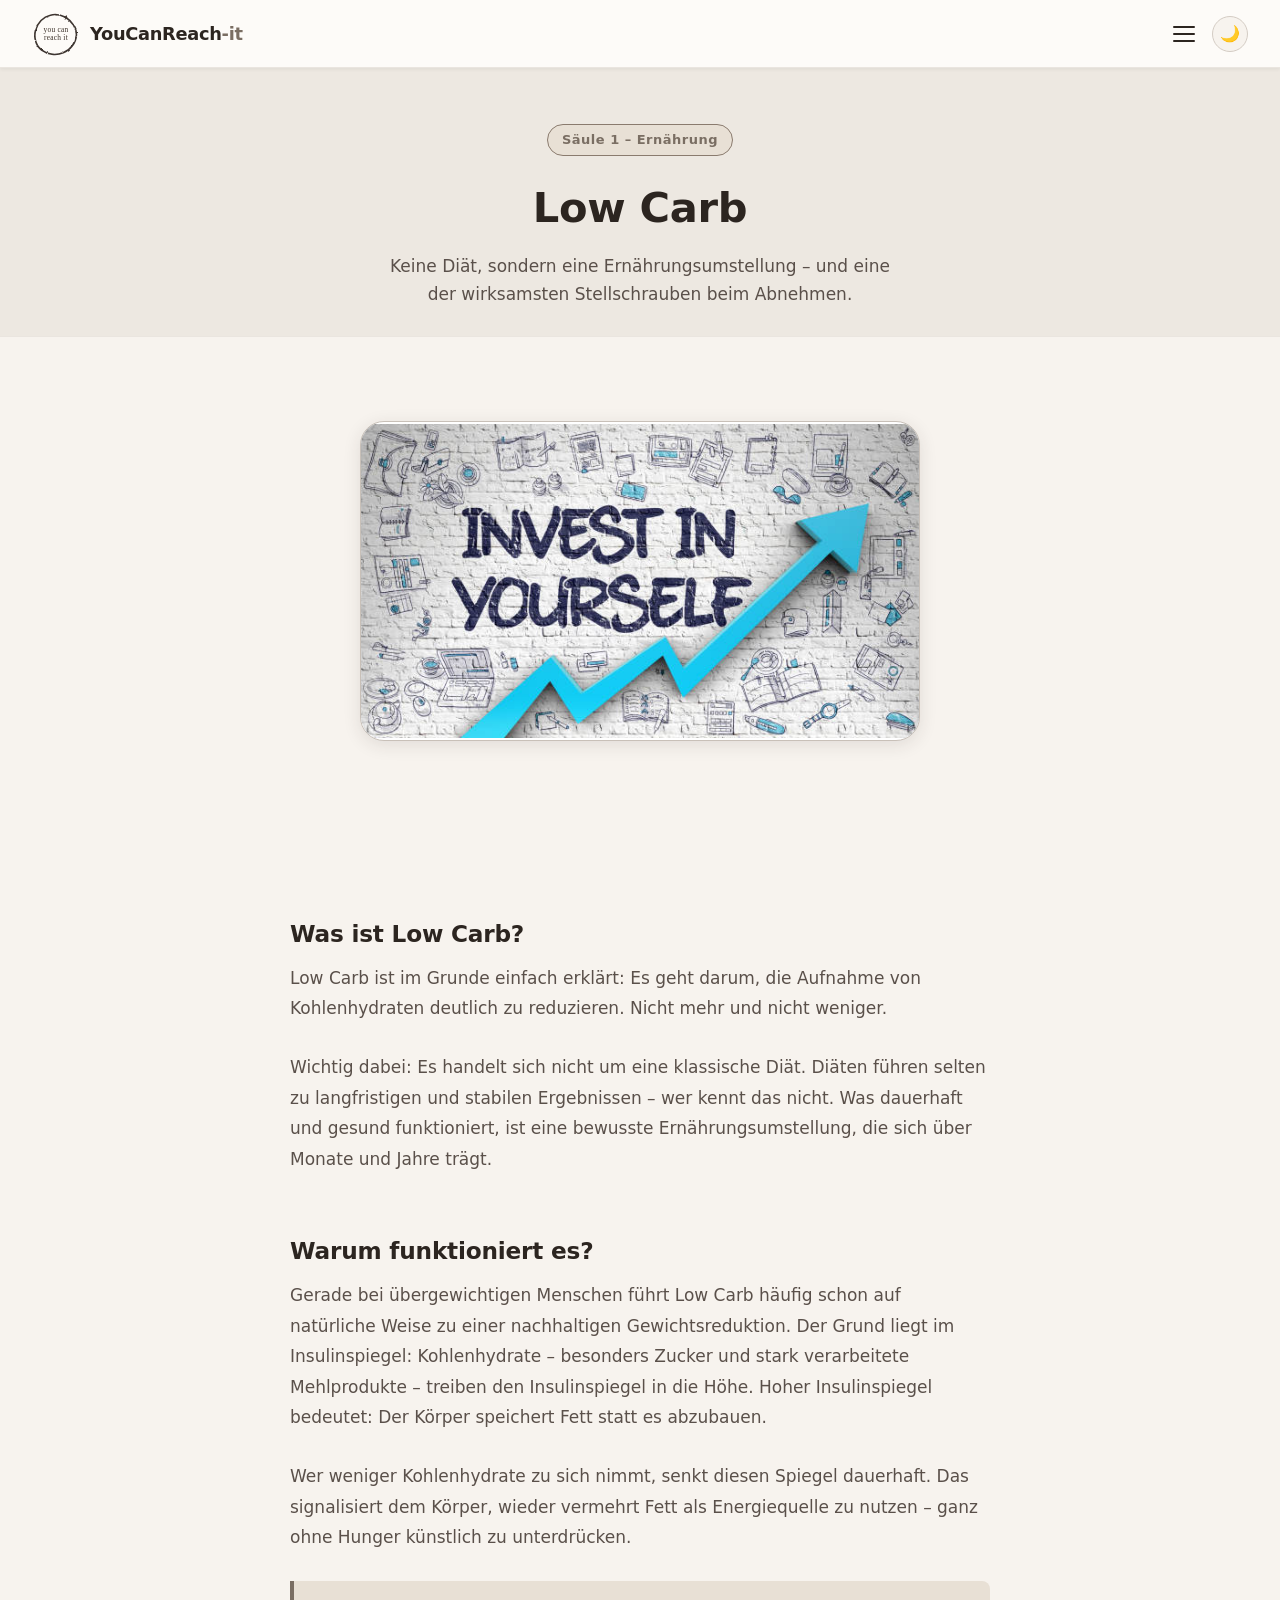
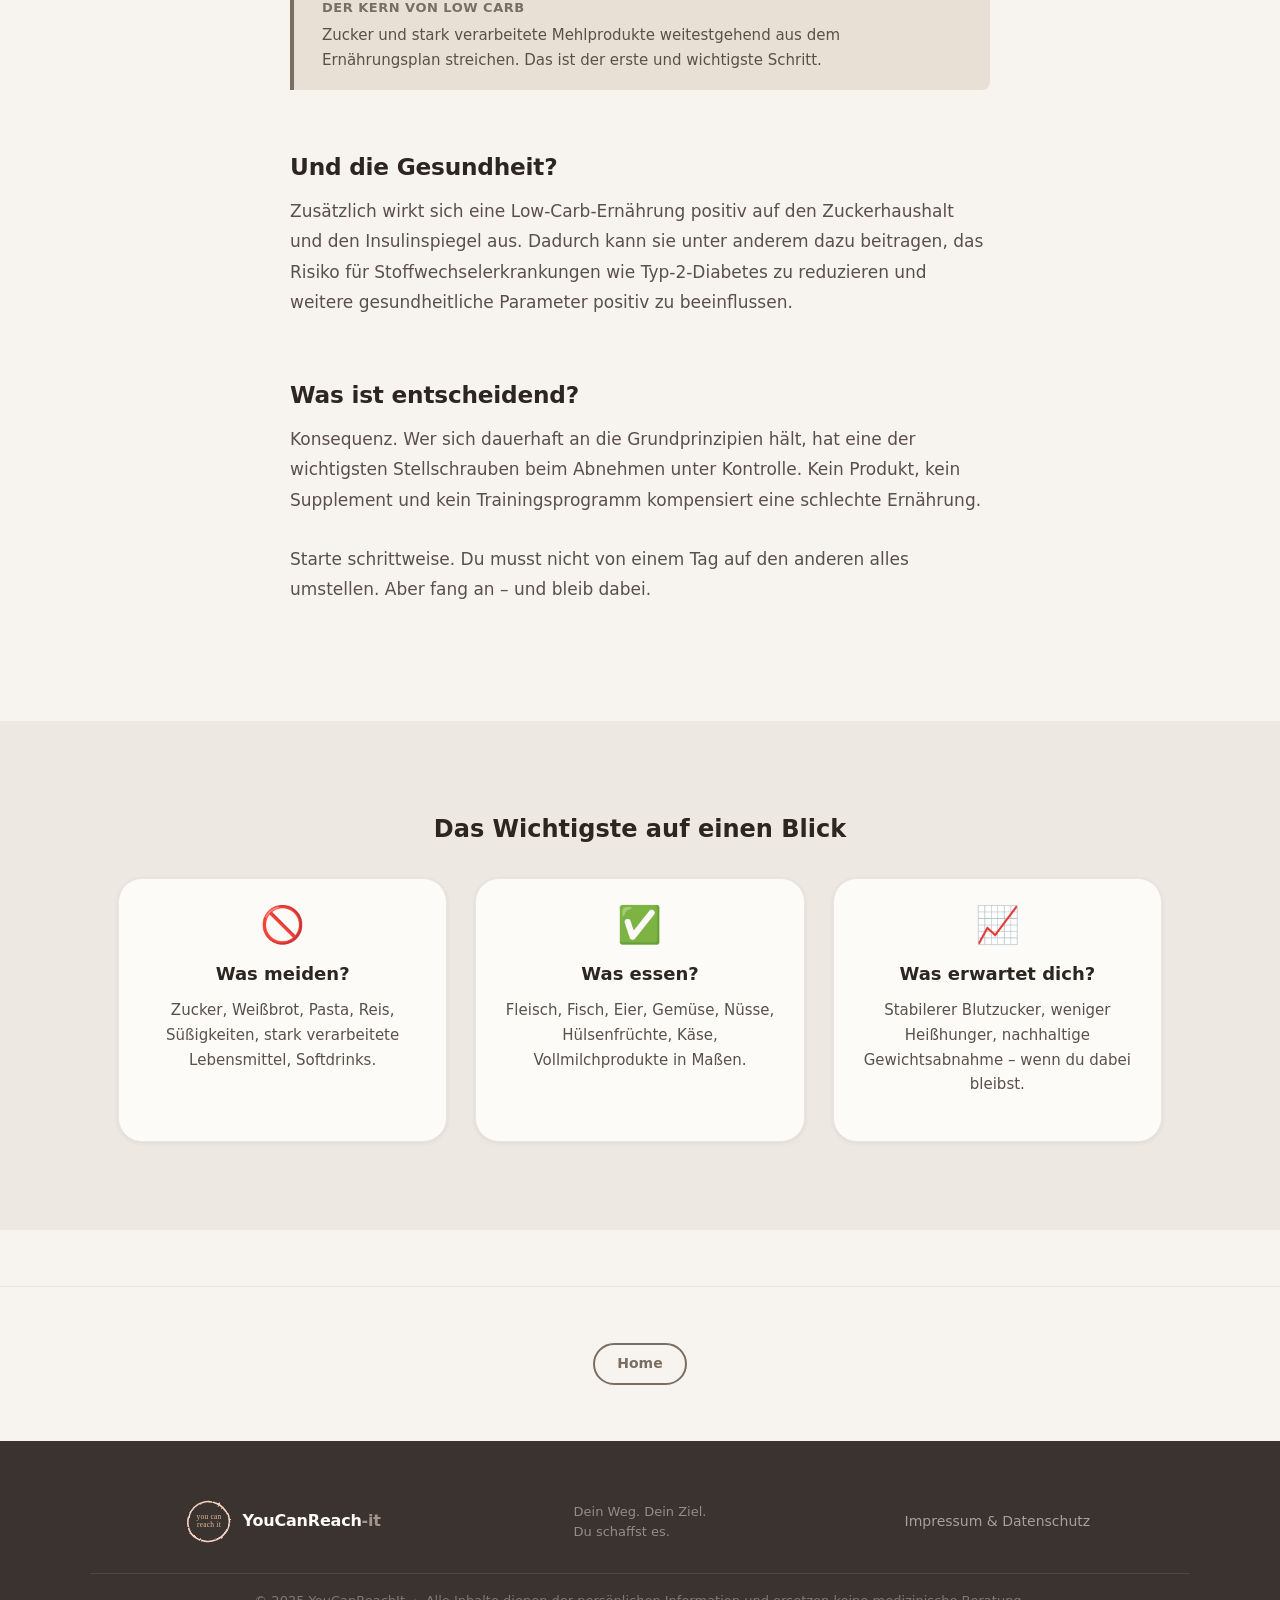
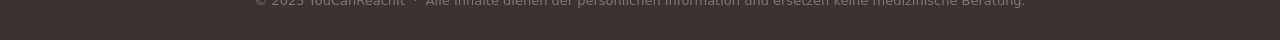
<file: lowcarb.html>
<!DOCTYPE html>
<html lang="de">
<head>
  <meta charset="UTF-8">
  <meta name="viewport" content="width=device-width, initial-scale=1.0">
  <meta name="description" content="Low Carb einfach erklärt: Warum die Reduzierung von Kohlenhydraten eine der wirkungsvollsten Methoden zur nachhaltigen Gewichtsabnahme ist.">
  <title>YouCanReachIt – Low Carb</title>
  <link rel="icon" href="favicon.svg" type="image/svg+xml">
  <link rel="stylesheet" href="main.css">
  <script>if(localStorage.getItem("theme")==="dark")document.documentElement.setAttribute("data-theme","dark");</script>
</head>
<body>

  <!-- ===== NAVBAR ===== -->
  <header class="navbar">
    <div class="nav-container">
      <a href="index.html" class="nav-brand">
        <img src="logo.svg" class="logo-svg" alt="YouCanReachIt Logo">
        <span class="nav-brand-text">YouCanReach<em>-it</em></span>
      </a>
      <div class="nav-actions">
        <button class="theme-btn" aria-label="Erscheinungsbild umschalten" title="Dark Mode">🌙</button>
        <button class="burger-btn" aria-label="Menü öffnen" aria-expanded="false">
          <span></span><span></span><span></span>
        </button>
      </div>
      <nav class="nav-links">
        <a href="index.html">Home</a>
        <a href="aboutme.html">Über mich</a>
        <a href="plan.html">Der Plan</a>
        <a href="lowcarb.html" class="active">Low Carb</a>
        <a href="intervall.html">Intervallfasten</a>
        <a href="sinncardio.html">Sinnfull Cardio</a>
        <a href="picsside.html">Vorher / Nachher</a>
      </nav>
    </div>
  </header>

  <main>

    <!-- ===== PAGE HERO ===== -->
    <section class="page-hero">
      <div class="container">
        <span class="tag">Säule 1 – Ernährung</span>
        <h1 class="page-title">Low Carb</h1>
        <p class="page-subtitle">
          Keine Diät, sondern eine Ernährungsumstellung – und eine der wirksamsten
          Stellschrauben beim Abnehmen.
        </p>
      </div>
    </section>

    <!-- ===== BILD ===== -->
    <section class="section-sm">
      <div class="container">
        <img
          class="feature-image"
          src="images/invest.jpg"
          alt="Ernährung als Investition in dich selbst"
        >
      </div>
    </section>

    <!-- ===== ARTIKEL ===== -->
    <section class="section">
      <div class="container">
        <div class="article">

          <h2>Was ist Low Carb?</h2>
          <p>
            Low Carb ist im Grunde einfach erklärt: Es geht darum, die Aufnahme von
            Kohlenhydraten deutlich zu reduzieren. Nicht mehr und nicht weniger.
          </p>
          <p>
            Wichtig dabei: Es handelt sich nicht um eine klassische Diät. Diäten führen
            selten zu langfristigen und stabilen Ergebnissen – wer kennt das nicht.
            Was dauerhaft und gesund funktioniert, ist eine bewusste Ernährungsumstellung,
            die sich über Monate und Jahre trägt.
          </p>

          <h2>Warum funktioniert es?</h2>
          <p>
            Gerade bei übergewichtigen Menschen führt Low Carb häufig schon auf natürliche
            Weise zu einer nachhaltigen Gewichtsreduktion. Der Grund liegt im
            Insulinspiegel: Kohlenhydrate – besonders Zucker und stark verarbeitete
            Mehlprodukte – treiben den Insulinspiegel in die Höhe. Hoher Insulinspiegel
            bedeutet: Der Körper speichert Fett statt es abzubauen.
          </p>
          <p>
            Wer weniger Kohlenhydrate zu sich nimmt, senkt diesen Spiegel dauerhaft.
            Das signalisiert dem Körper, wieder vermehrt Fett als Energiequelle zu nutzen –
            ganz ohne Hunger künstlich zu unterdrücken.
          </p>

          <div class="highlight">
            <strong>Der Kern von Low Carb</strong>
            Zucker und stark verarbeitete Mehlprodukte weitestgehend aus dem Ernährungsplan
            streichen. Das ist der erste und wichtigste Schritt.
          </div>

          <h2>Und die Gesundheit?</h2>
          <p>
            Zusätzlich wirkt sich eine Low-Carb-Ernährung positiv auf den Zuckerhaushalt
            und den Insulinspiegel aus. Dadurch kann sie unter anderem dazu beitragen,
            das Risiko für Stoffwechselerkrankungen wie Typ-2-Diabetes zu reduzieren
            und weitere gesundheitliche Parameter positiv zu beeinflussen.
          </p>

          <h2>Was ist entscheidend?</h2>
          <p>
            Konsequenz. Wer sich dauerhaft an die Grundprinzipien hält, hat eine der
            wichtigsten Stellschrauben beim Abnehmen unter Kontrolle. Kein Produkt,
            kein Supplement und kein Trainingsprogramm kompensiert eine schlechte Ernährung.
          </p>
          <p>
            Starte schrittweise. Du musst nicht von einem Tag auf den anderen alles
            umstellen. Aber fang an – und bleib dabei.
          </p>

        </div>
      </div>
    </section>

    <!-- ===== KURZFAKTEN ===== -->
    <section class="section-alt">
      <div class="container-wide">
        <div class="text-center mb-md">
          <h2 style="font-size:1.5rem; font-weight:700; color:var(--text-primary);">Das Wichtigste auf einen Blick</h2>
        </div>
        <div class="card-grid">
          <div class="card">
            <div class="card-icon">🚫</div>
            <h3 class="card-title">Was meiden?</h3>
            <p class="card-body">Zucker, Weißbrot, Pasta, Reis, Süßigkeiten, stark verarbeitete Lebensmittel, Softdrinks.</p>
          </div>
          <div class="card">
            <div class="card-icon">✅</div>
            <h3 class="card-title">Was essen?</h3>
            <p class="card-body">Fleisch, Fisch, Eier, Gemüse, Nüsse, Hülsenfrüchte, Käse, Vollmilchprodukte in Maßen.</p>
          </div>
          <div class="card">
            <div class="card-icon">📈</div>
            <h3 class="card-title">Was erwartet dich?</h3>
            <p class="card-body">Stabilerer Blutzucker, weniger Heißhunger, nachhaltige Gewichtsabnahme – wenn du dabei bleibst.</p>
          </div>
        </div>
      </div>
    </section>

    <!-- ===== BACK NAV ===== -->
    <div class="back-nav">
      <a href="index.html" class="btn btn-secondary btn-sm">Home</a>
    </div>

  </main>

  <!-- ===== FOOTER ===== -->
  <footer class="footer">
    <div class="footer-inner">
      <div class="footer-col">
        <a href="index.html" class="footer-brand-link">
          <img src="logo.svg" style="width:48px;height:48px;flex-shrink:0;object-fit:contain;" alt="YouCanReachIt Logo">
          <span class="footer-brand-name">YouCanReach<em>-it</em></span>
        </a>
      </div>
      <div class="footer-col">
        <p class="footer-tagline">Dein Weg. Dein Ziel.<br>Du schaffst es.</p>
      </div>
      <div class="footer-col">
        <a href="impressum.html" class="footer-legal-link">Impressum &amp; Datenschutz</a>
      </div>
    </div>
    <div class="footer-bottom">
      <p>&copy; 2025 YouCanReachIt &nbsp;·&nbsp; Alle Inhalte dienen der persönlichen Information und ersetzen keine medizinische Beratung.</p>
    </div>
  </footer>

  <script src="nav.js"></script>
</body>
</html>
</file>
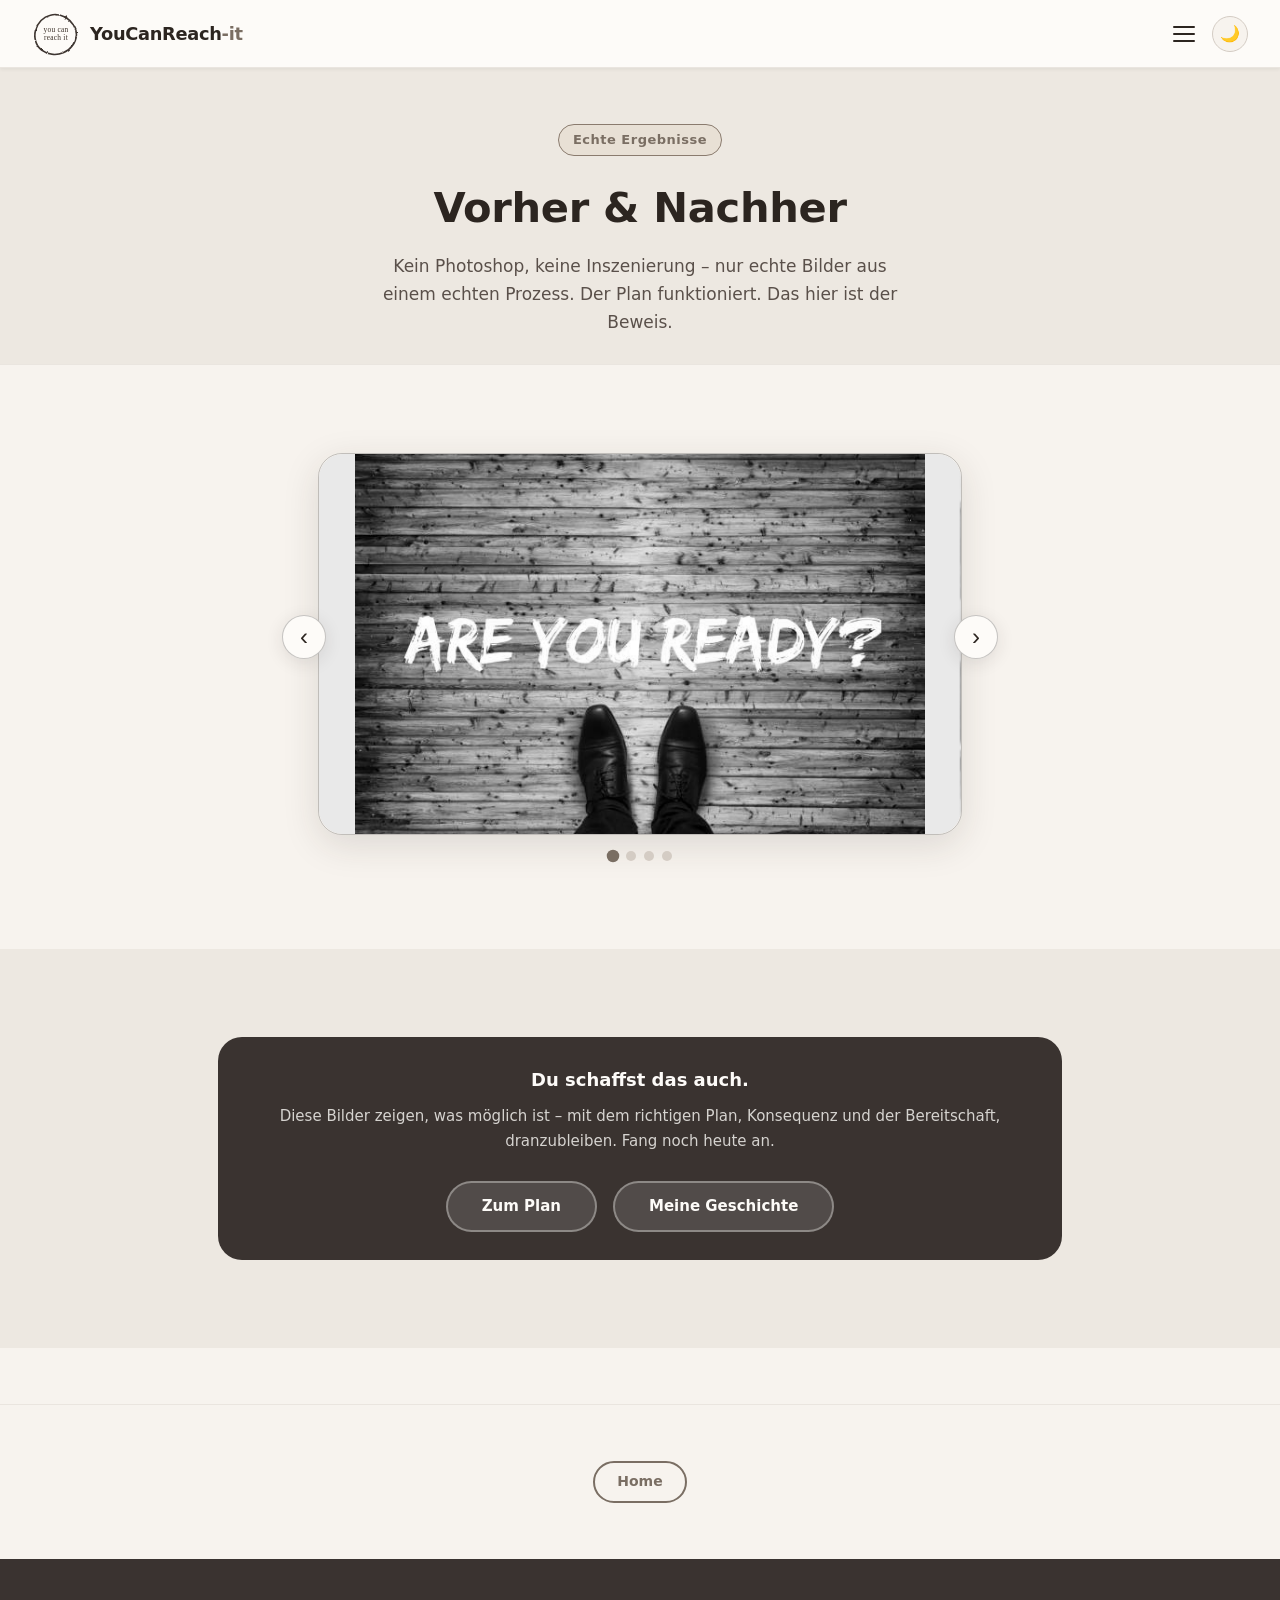
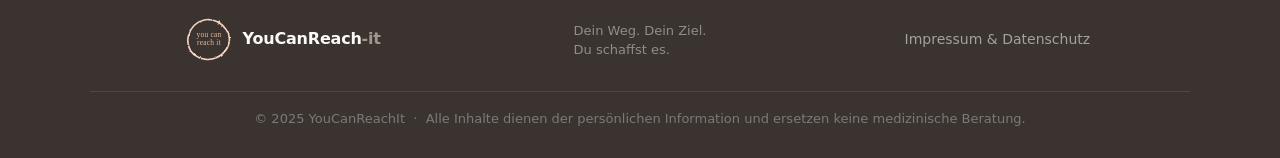
<file: picsside.html>
<!DOCTYPE html>
<html lang="de">
<head>
  <meta charset="UTF-8">
  <meta name="viewport" content="width=device-width, initial-scale=1.0">
  <meta name="description" content="Vorher- und Nachherbilder – echte Ergebnisse aus gelebter Erfahrung. Beweis, dass der Plan funktioniert.">
  <title>YouCanReachIt – Vorher / Nachher</title>
  <link rel="icon" href="favicon.svg" type="image/svg+xml">
  <link rel="stylesheet" href="main.css">
  <script>if(localStorage.getItem("theme")==="dark")document.documentElement.setAttribute("data-theme","dark");</script>
</head>
<body>

  <!-- ===== NAVBAR ===== -->
  <header class="navbar">
    <div class="nav-container">
      <a href="index.html" class="nav-brand">
        <img src="logo.svg" class="logo-svg" alt="YouCanReachIt Logo">
        <span class="nav-brand-text">YouCanReach<em>-it</em></span>
      </a>
      <div class="nav-actions">
        <button class="theme-btn" aria-label="Erscheinungsbild umschalten" title="Dark Mode">🌙</button>
        <button class="burger-btn" aria-label="Menü öffnen" aria-expanded="false">
          <span></span><span></span><span></span>
        </button>
      </div>
      <nav class="nav-links">
        <a href="index.html">Home</a>
        <a href="aboutme.html">Über mich</a>
        <a href="plan.html">Der Plan</a>
        <a href="lowcarb.html">Low Carb</a>
        <a href="intervall.html">Intervallfasten</a>
        <a href="sinncardio.html">Sinnfull Cardio</a>
        <a href="picsside.html" class="active">Vorher / Nachher</a>
      </nav>
    </div>
  </header>

  <main>

    <!-- ===== PAGE HERO ===== -->
    <section class="page-hero">
      <div class="container">
        <span class="tag">Echte Ergebnisse</span>
        <h1 class="page-title">Vorher &amp; Nachher</h1>
        <p class="page-subtitle">
          Kein Photoshop, keine Inszenierung – nur echte Bilder aus einem echten Prozess.
          Der Plan funktioniert. Das hier ist der Beweis.
        </p>
      </div>
    </section>

<!-- ===== KARUSSELL ===== -->
    <section class="section">
      <div class="container">
        <div class="carousel">
          <button class="carousel-btn carousel-prev" aria-label="Zurück">&#8249;</button>
          <div class="carousel-track-wrap">
            <div class="carousel-track">
              <div class="carousel-slide">
                <img src="images/ready.jpg" alt="Ready">
              </div>
              <div class="carousel-slide zoom">
                <img src="images/fatme.jpg" alt="Fatme">
              </div>
              <div class="carousel-slide">
                <img src="images/trnme.jpg" alt="Trnme">
              </div>
              <div class="carousel-slide">
                <img src="images/way.jpg" alt="Dein Weg">
                <div class="carousel-overlay">
                  <h2 class="carousel-overlay-title">Was zeigen diese Bilder</h2>
                  <p class="carousel-overlay-body">Jedes Nachherbild ist das Ergebnis konsequenter Ernährungsumstellung, regelmäßiger Bewegung und Geduld.<br>Es gibt keine Abkürzung<br>–<br>aber es gibt einen klaren Weg. Und du kannst ihn gehen.</p>
                </div>
              </div>
            </div>
          </div>
          <button class="carousel-btn carousel-next" aria-label="Weiter">&#8250;</button>
          <div class="carousel-dots">
            <button class="carousel-dot active" aria-label="Bild 1"></button>
            <button class="carousel-dot" aria-label="Bild 2"></button>
            <button class="carousel-dot" aria-label="Bild 3"></button>
            <button class="carousel-dot" aria-label="Bild 4"></button>
          </div>
        </div>
      </div>
    </section>

    <!-- ===== CTA ===== -->
    <section class="section-alt">
      <div class="container">
        <div class="info-banner">
          <h3>Du schaffst das auch.</h3>
          <p>
            Diese Bilder zeigen, was möglich ist – mit dem richtigen Plan,
            Konsequenz und der Bereitschaft, dranzubleiben.
            Fang noch heute an.
          </p>
          <div class="btn-group" style="margin-top: var(--space-md);">
            <a href="plan.html" class="btn btn-ghost">Zum Plan</a>
            <a href="aboutme.html" class="btn btn-ghost">Meine Geschichte</a>
          </div>
        </div>
      </div>
    </section>

    <!-- ===== BACK NAV ===== -->
    <div class="back-nav">
      <a href="index.html" class="btn btn-secondary btn-sm">Home</a>
    </div>

  </main>

  <!-- ===== FOOTER ===== -->
  <footer class="footer">
    <div class="footer-inner">
      <div class="footer-col">
        <a href="index.html" class="footer-brand-link">
          <img src="logo.svg" style="width:48px;height:48px;flex-shrink:0;object-fit:contain;" alt="YouCanReachIt Logo">
          <span class="footer-brand-name">YouCanReach<em>-it</em></span>
        </a>
      </div>
      <div class="footer-col">
        <p class="footer-tagline">Dein Weg. Dein Ziel.<br>Du schaffst es.</p>
      </div>
      <div class="footer-col">
        <a href="impressum.html" class="footer-legal-link">Impressum &amp; Datenschutz</a>
      </div>
    </div>
    <div class="footer-bottom">
      <p>&copy; 2025 YouCanReachIt &nbsp;·&nbsp; Alle Inhalte dienen der persönlichen Information und ersetzen keine medizinische Beratung.</p>
    </div>
  </footer>

  <script src="nav.js"></script>
  <script src="carousel.js"></script>
</body>
</html>
</file>
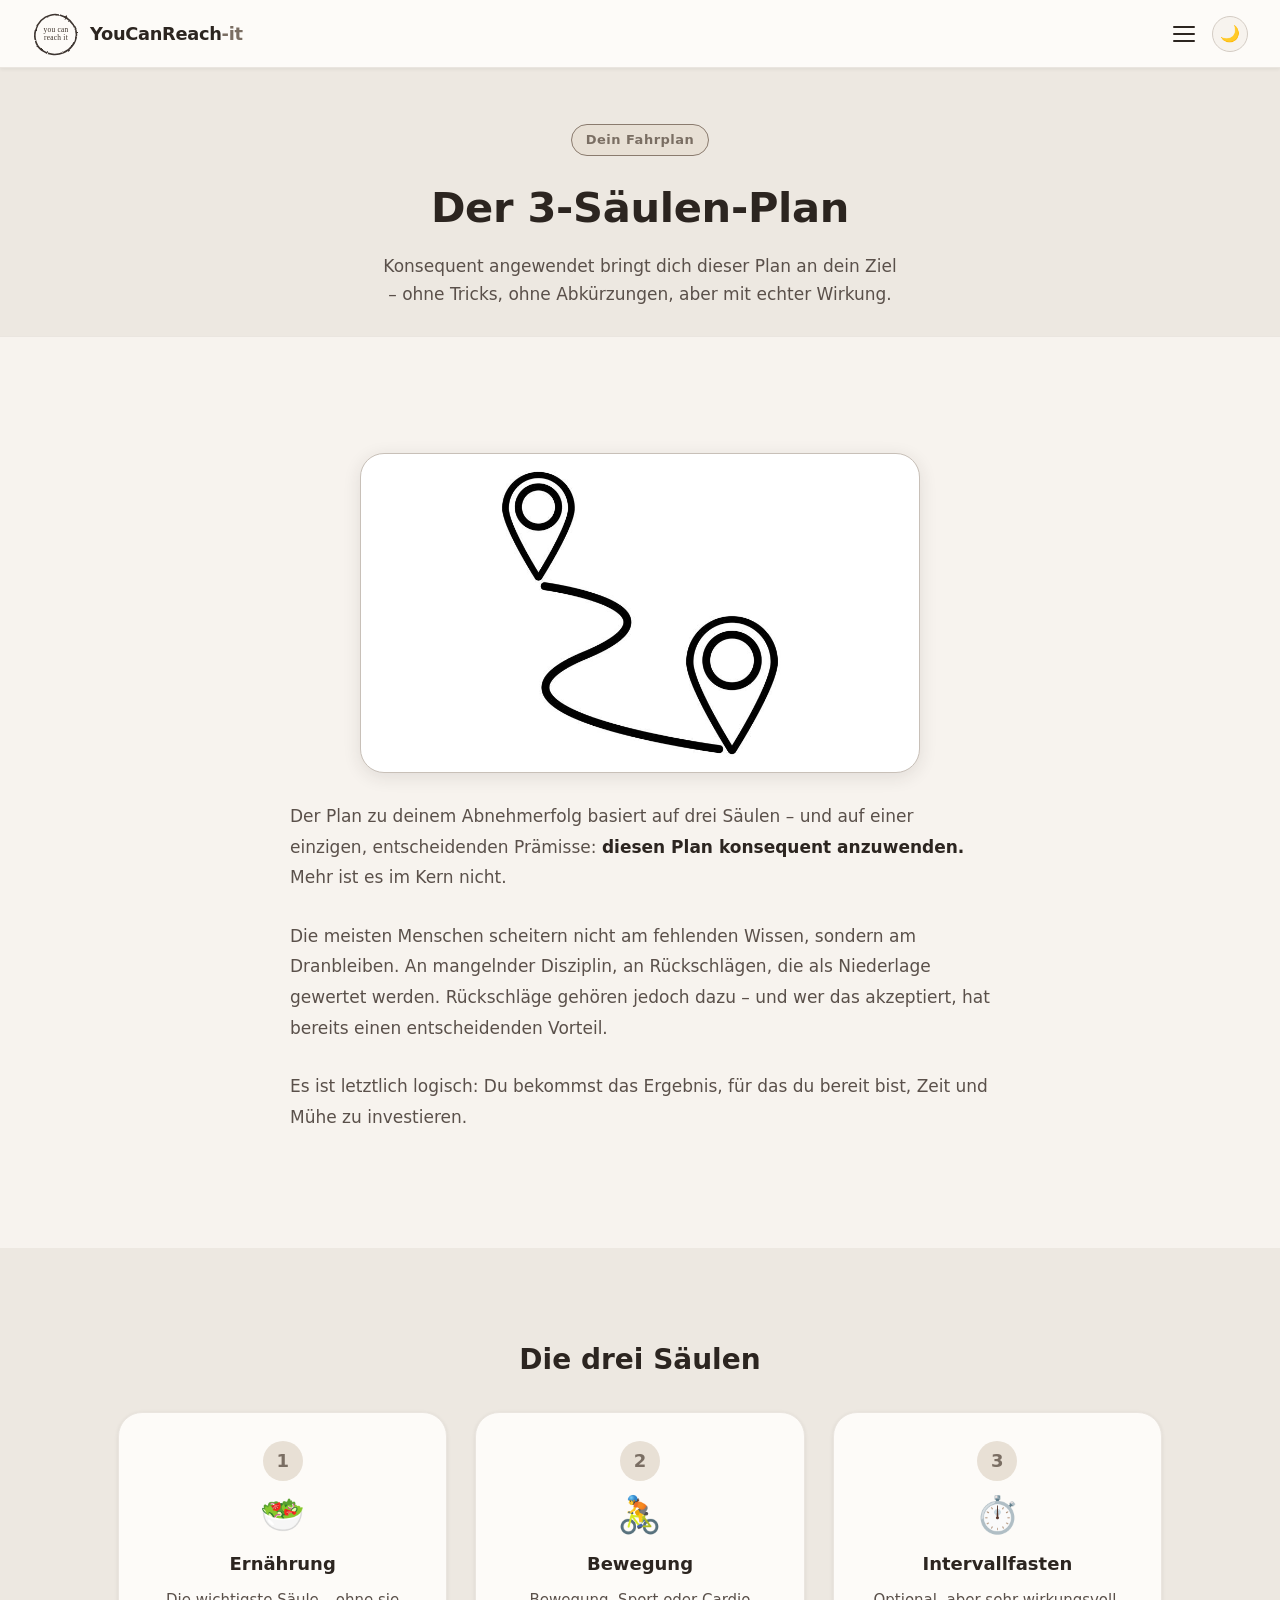
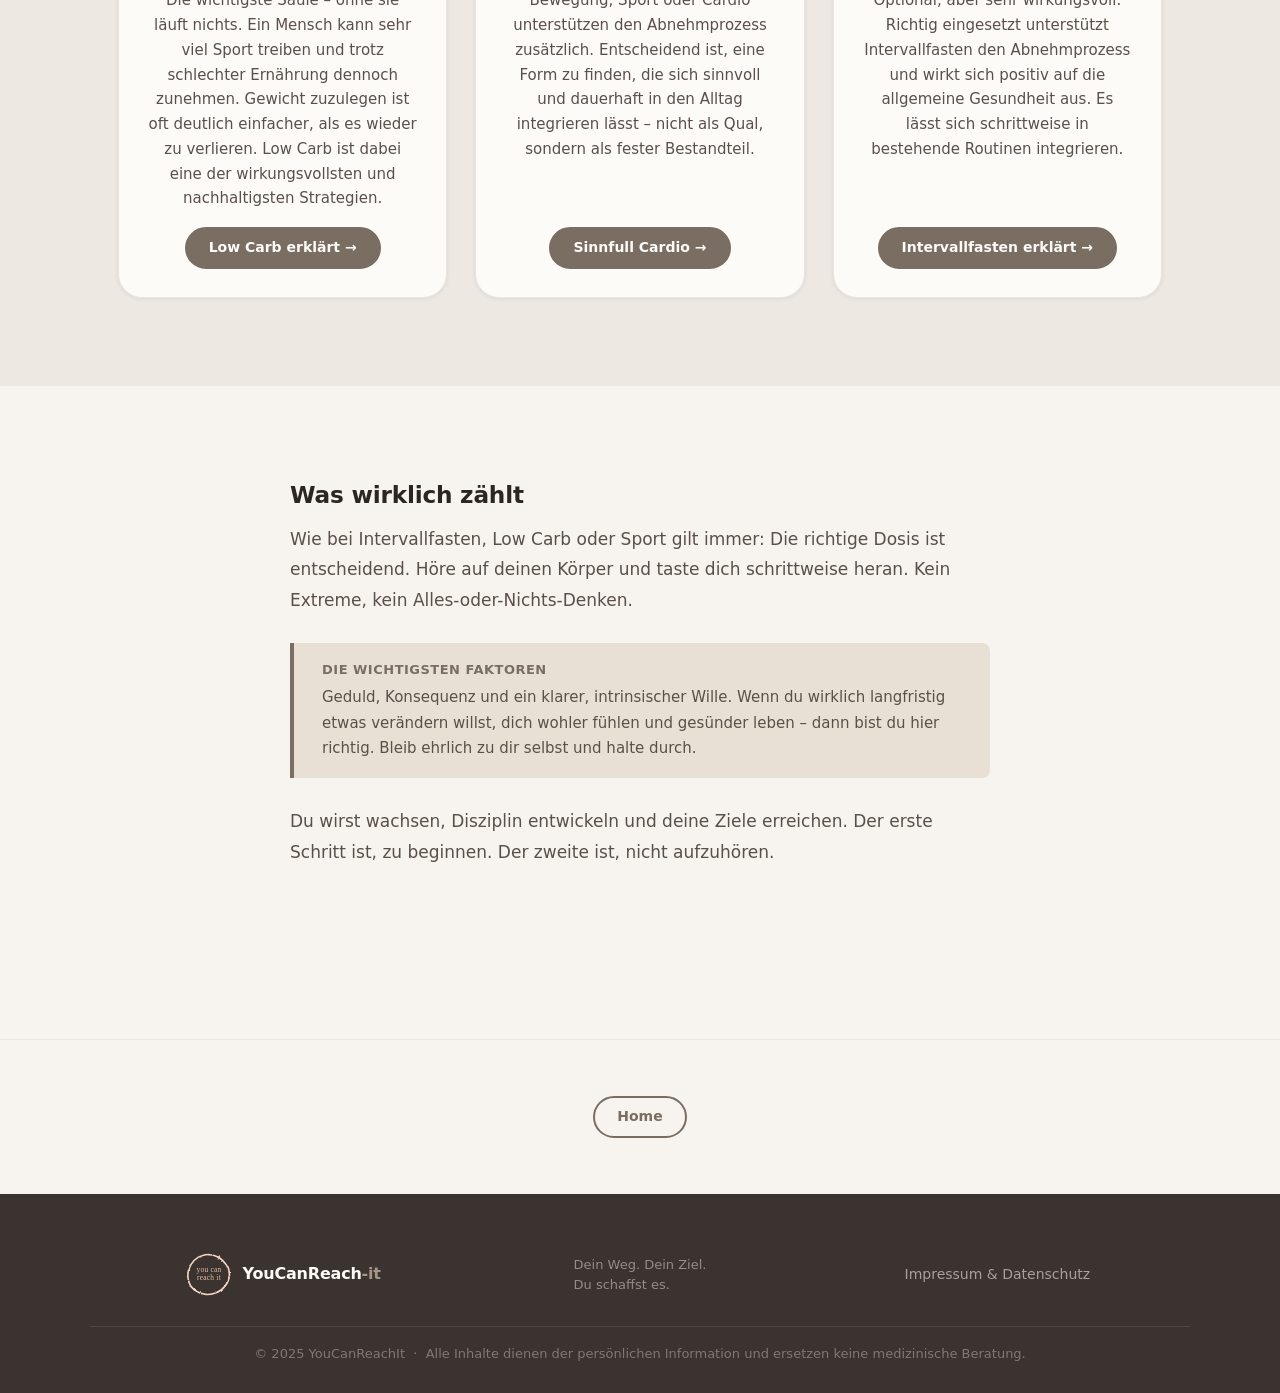
<file: plan.html>
<!DOCTYPE html>
<html lang="de">
<head>
  <meta charset="UTF-8">
  <meta name="viewport" content="width=device-width, initial-scale=1.0">
  <meta name="description" content="Der YouCanReachIt 3-Säulen-Plan: Ernährung, Bewegung und Intervallfasten – einfach erklärt und konsequent umsetzbar.">
  <title>YouCanReachIt – Der Plan</title>
  <link rel="icon" href="favicon.svg" type="image/svg+xml">
  <link rel="stylesheet" href="main.css">
  <script>if(localStorage.getItem("theme")==="dark")document.documentElement.setAttribute("data-theme","dark");</script>
</head>
<body>

  <!-- ===== NAVBAR ===== -->
  <header class="navbar">
    <div class="nav-container">
      <a href="index.html" class="nav-brand">
        <img src="logo.svg" class="logo-svg" alt="YouCanReachIt Logo">
        <span class="nav-brand-text">YouCanReach<em>-it</em></span>
      </a>
      <div class="nav-actions">
        <button class="theme-btn" aria-label="Erscheinungsbild umschalten" title="Dark Mode">🌙</button>
        <button class="burger-btn" aria-label="Menü öffnen" aria-expanded="false">
          <span></span><span></span><span></span>
        </button>
      </div>
      <nav class="nav-links">
        <a href="index.html">Home</a>
        <a href="aboutme.html">Über mich</a>
        <a href="plan.html" class="active">Der Plan</a>
        <a href="lowcarb.html">Low Carb</a>
        <a href="intervall.html">Intervallfasten</a>
        <a href="sinncardio.html">Sinnfull Cardio</a>
        <a href="picsside.html">Vorher / Nachher</a>
      </nav>
    </div>
  </header>

  <main>

    <!-- ===== PAGE HERO ===== -->
    <section class="page-hero">
      <div class="container">
        <span class="tag">Dein Fahrplan</span>
        <h1 class="page-title">Der 3-Säulen-Plan</h1>
        <p class="page-subtitle">
          Konsequent angewendet bringt dich dieser Plan an dein Ziel –
          ohne Tricks, ohne Abkürzungen, aber mit echter Wirkung.
        </p>
      </div>
    </section>

    <!-- ===== INTRO TEXT + BILD ===== -->
    <section class="section">
      <div class="container">
        <img
          class="feature-image"
          src="images/nav.jpg"
          alt="Kontinuität – der Schlüssel zum Erfolg"
        >
        <div class="article" style="margin-top: var(--space-md);">
          <p>
            Der Plan zu deinem Abnehmerfolg basiert auf drei Säulen – und auf einer
            einzigen, entscheidenden Prämisse: <strong>diesen Plan konsequent anzuwenden.</strong>
            Mehr ist es im Kern nicht.
          </p>
          <p>
            Die meisten Menschen scheitern nicht am fehlenden Wissen, sondern am
            Dranbleiben. An mangelnder Disziplin, an Rückschlägen, die als Niederlage
            gewertet werden. Rückschläge gehören jedoch dazu – und wer das akzeptiert,
            hat bereits einen entscheidenden Vorteil.
          </p>
          <p>
            Es ist letztlich logisch: Du bekommst das Ergebnis, für das du bereit bist,
            Zeit und Mühe zu investieren.
          </p>
        </div>
      </div>
    </section>

    <!-- ===== 3 SÄULEN ===== -->
    <section class="section-alt">
      <div class="container-wide">
        <div class="text-center mb-md">
          <h2 style="font-size:1.75rem; font-weight:800; color:var(--text-primary);">Die drei Säulen</h2>
        </div>

        <div class="card-grid">

          <a href="lowcarb.html" class="card">
            <div class="card-number">1</div>
            <div class="card-icon">🥗</div>
            <h3 class="card-title">Ernährung</h3>
            <p class="card-body">
              Die wichtigste Säule – ohne sie läuft nichts. Ein Mensch kann sehr viel
              Sport treiben und trotz schlechter Ernährung dennoch zunehmen.
              Gewicht zuzulegen ist oft deutlich einfacher, als es wieder zu verlieren.
              Low Carb ist dabei eine der wirkungsvollsten und nachhaltigsten Strategien.
            </p>
            <span class="btn btn-primary btn-sm">Low Carb erklärt →</span>
          </a>

          <a href="sinncardio.html" class="card">
            <div class="card-number">2</div>
            <div class="card-icon">🚴</div>
            <h3 class="card-title">Bewegung</h3>
            <p class="card-body">
              Bewegung, Sport oder Cardio unterstützen den Abnehmprozess zusätzlich.
              Entscheidend ist, eine Form zu finden, die sich sinnvoll und dauerhaft in
              den Alltag integrieren lässt – nicht als Qual, sondern als fester Bestandteil.
            </p>
            <span class="btn btn-primary btn-sm">Sinnfull Cardio →</span>
          </a>

          <a href="intervall.html" class="card">
            <div class="card-number">3</div>
            <div class="card-icon">⏱️</div>
            <h3 class="card-title">Intervallfasten</h3>
            <p class="card-body">
              Optional, aber sehr wirkungsvoll. Richtig eingesetzt unterstützt
              Intervallfasten den Abnehmprozess und wirkt sich positiv auf die allgemeine
              Gesundheit aus. Es lässt sich schrittweise in bestehende Routinen integrieren.
            </p>
            <span class="btn btn-primary btn-sm">Intervallfasten erklärt →</span>
          </a>

        </div>
      </div>
    </section>

    <!-- ===== PHILOSOPHIE ===== -->
    <section class="section">
      <div class="container">
        <div class="article">
          <h2>Was wirklich zählt</h2>
          <p>
            Wie bei Intervallfasten, Low Carb oder Sport gilt immer:
            Die richtige Dosis ist entscheidend. Höre auf deinen Körper und taste
            dich schrittweise heran. Kein Extreme, kein Alles-oder-Nichts-Denken.
          </p>

          <div class="highlight">
            <strong>Die wichtigsten Faktoren</strong>
            Geduld, Konsequenz und ein klarer, intrinsischer Wille. Wenn du wirklich
            langfristig etwas verändern willst, dich wohler fühlen und gesünder leben –
            dann bist du hier richtig. Bleib ehrlich zu dir selbst und halte durch.
          </div>

          <p>
            Du wirst wachsen, Disziplin entwickeln und deine Ziele erreichen.
            Der erste Schritt ist, zu beginnen. Der zweite ist, nicht aufzuhören.
          </p>
        </div>

      </div>
    </section>

    <!-- ===== BACK NAV ===== -->
    <div class="back-nav">
      <a href="index.html" class="btn btn-secondary btn-sm">Home</a>
    </div>

  </main>

  <!-- ===== FOOTER ===== -->
  <footer class="footer">
    <div class="footer-inner">
      <div class="footer-col">
        <a href="index.html" class="footer-brand-link">
          <img src="logo.svg" style="width:48px;height:48px;flex-shrink:0;object-fit:contain;" alt="YouCanReachIt Logo">
          <span class="footer-brand-name">YouCanReach<em>-it</em></span>
        </a>
      </div>
      <div class="footer-col">
        <p class="footer-tagline">Dein Weg. Dein Ziel.<br>Du schaffst es.</p>
      </div>
      <div class="footer-col">
        <a href="impressum.html" class="footer-legal-link">Impressum &amp; Datenschutz</a>
      </div>
    </div>
    <div class="footer-bottom">
      <p>&copy; 2025 YouCanReachIt &nbsp;·&nbsp; Alle Inhalte dienen der persönlichen Information und ersetzen keine medizinische Beratung.</p>
    </div>
  </footer>

  <script src="nav.js"></script>
</body>
</html>
</file>
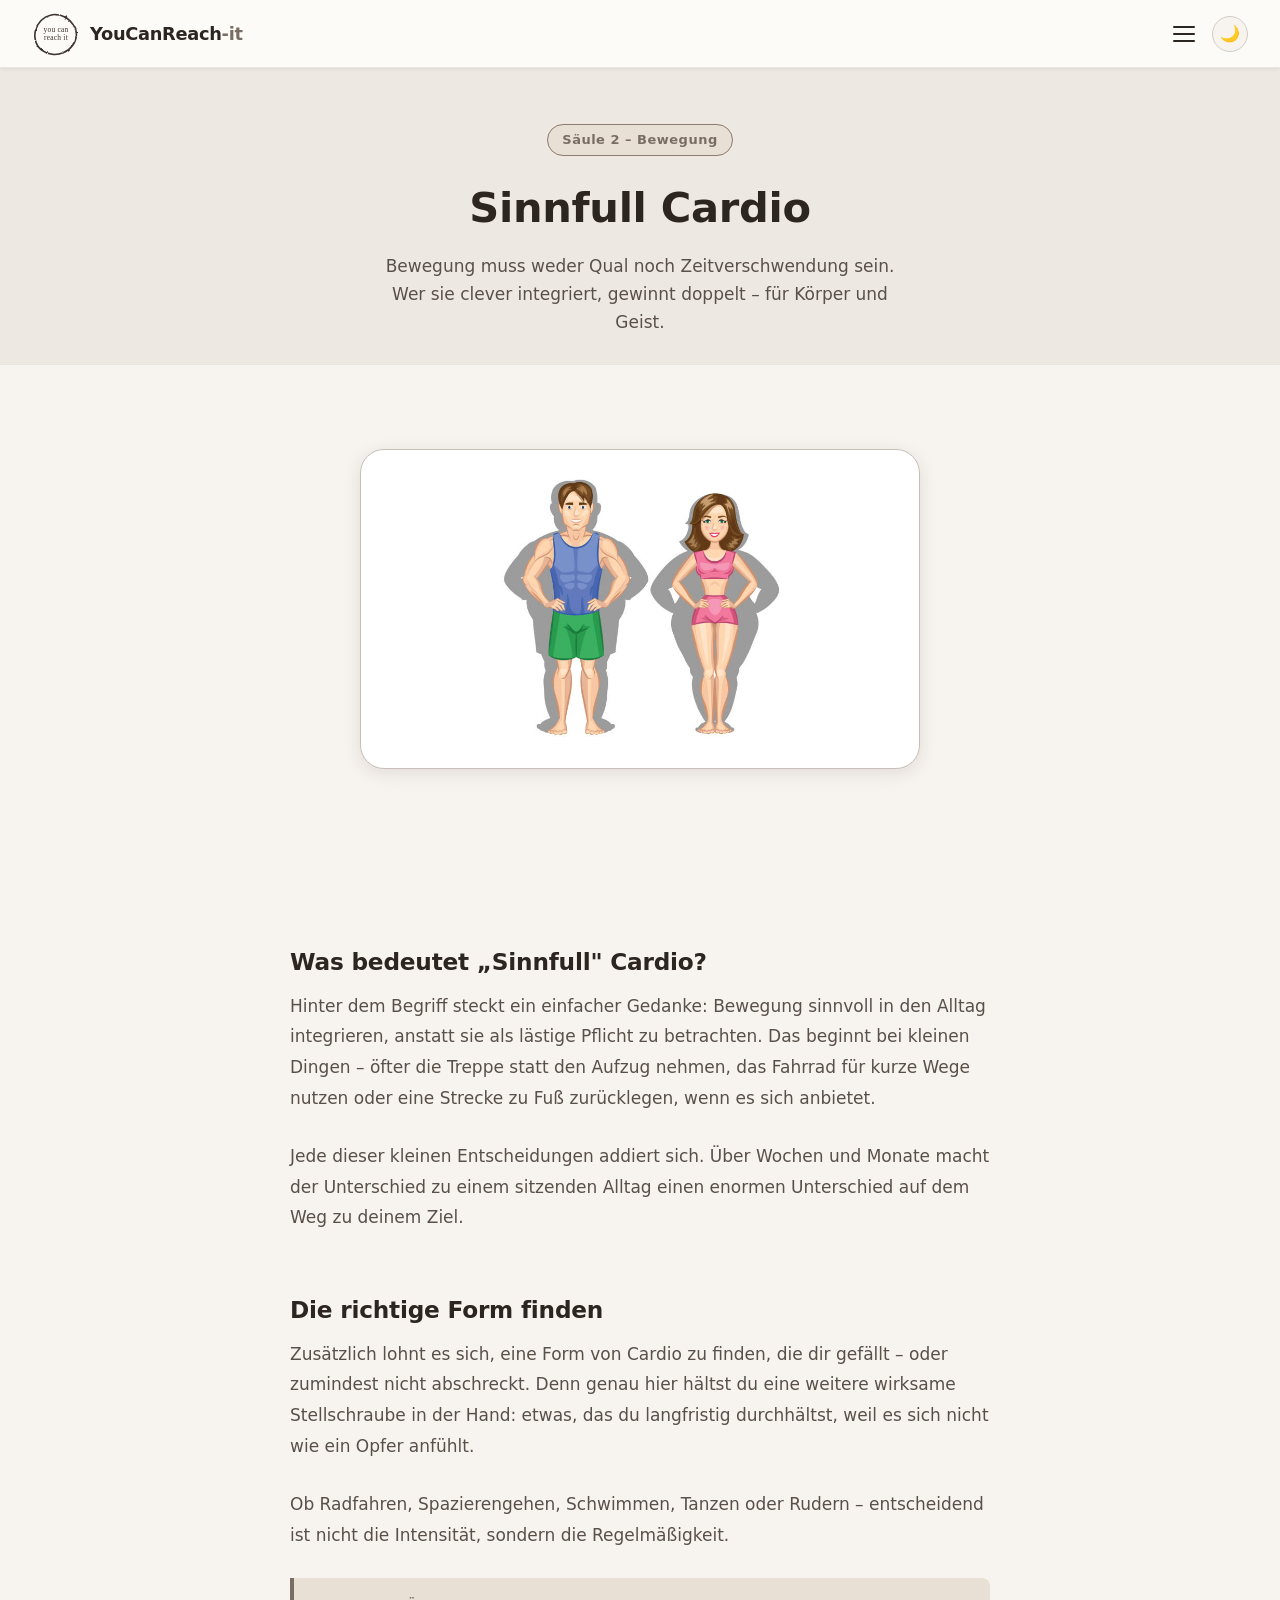
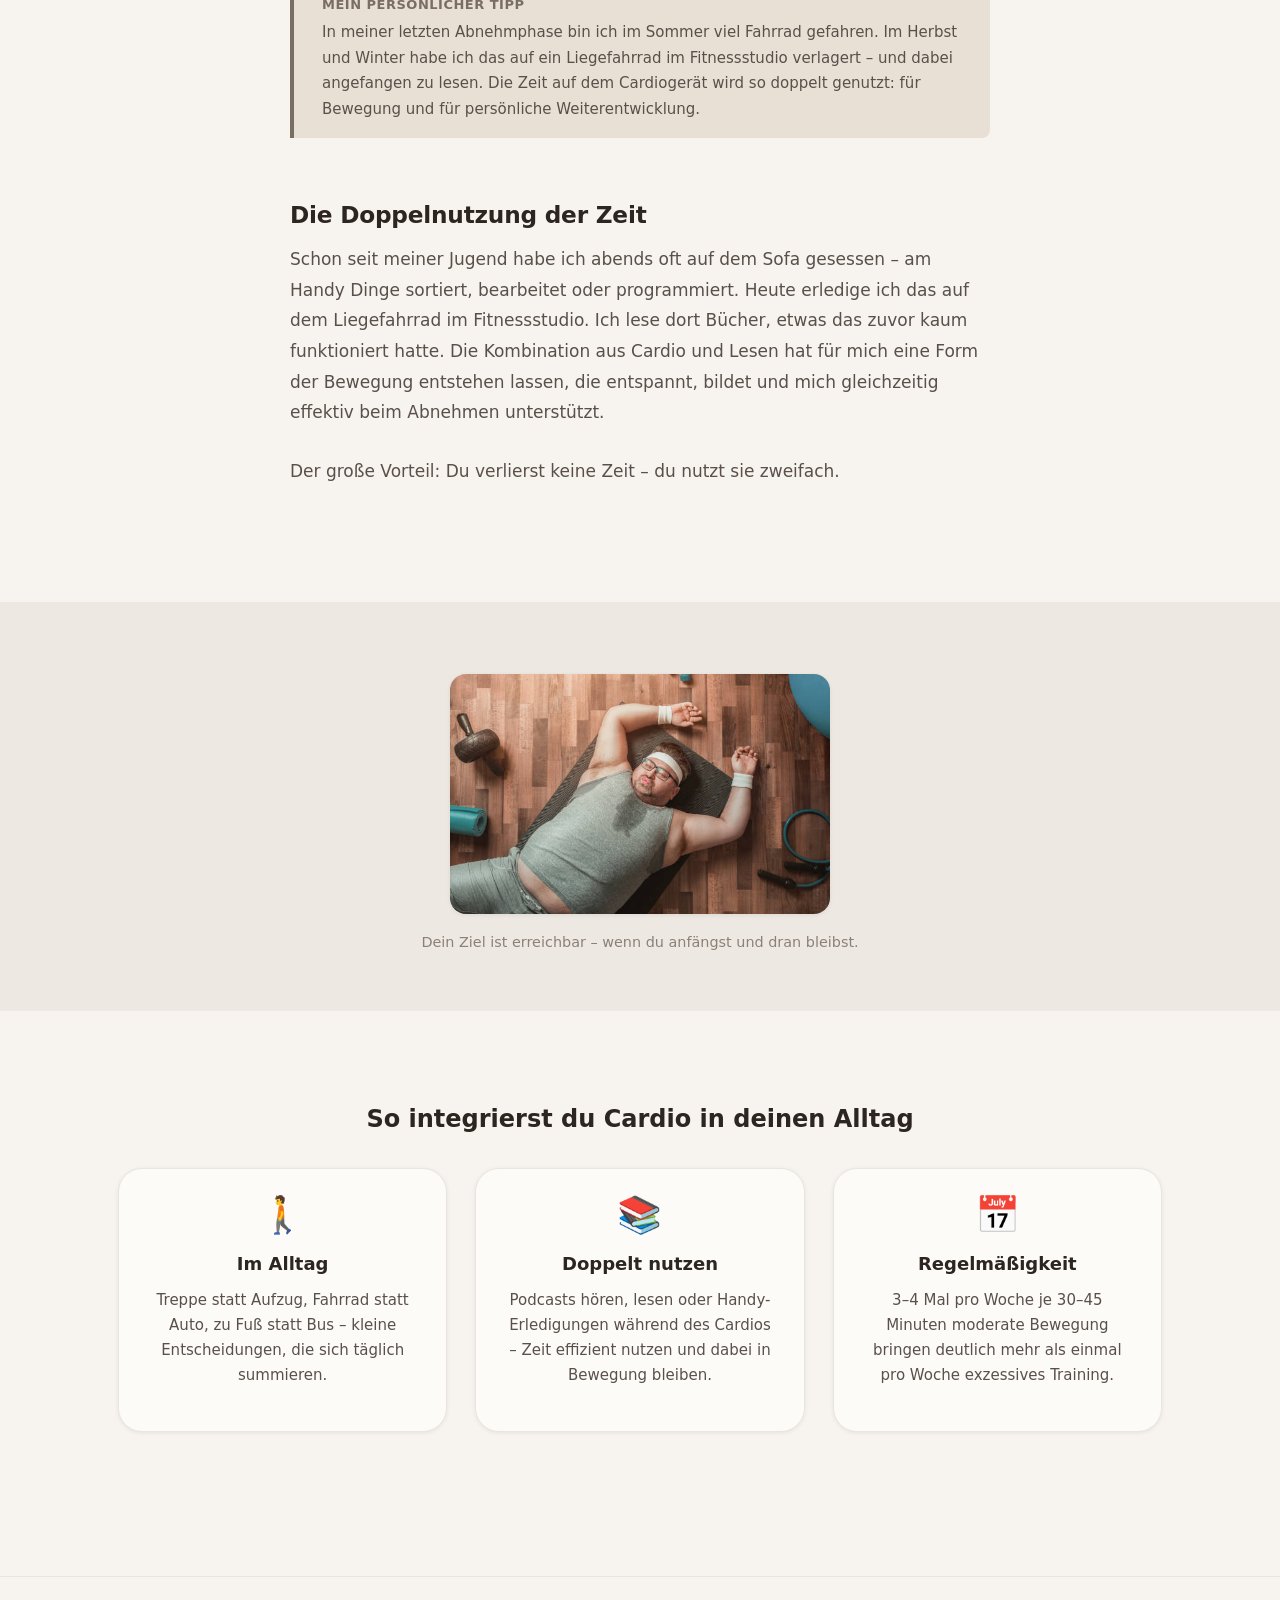
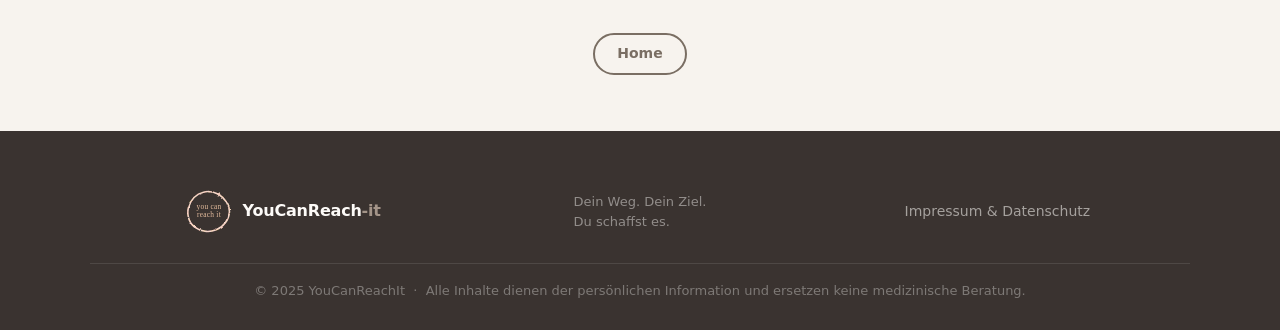
<file: sinncardio.html>
<!DOCTYPE html>
<html lang="de">
<head>
  <meta charset="UTF-8">
  <meta name="viewport" content="width=device-width, initial-scale=1.0">
  <meta name="description" content="Sinnfull Cardio: Wie du Bewegung clever in deinen Alltag integrierst – und dabei Zeit gewinnst statt zu verlieren.">
  <title>YouCanReachIt – Sinnfull Cardio</title>
  <link rel="icon" href="favicon.svg" type="image/svg+xml">
  <link rel="stylesheet" href="main.css">
  <script>if(localStorage.getItem("theme")==="dark")document.documentElement.setAttribute("data-theme","dark");</script>
</head>
<body>

  <!-- ===== NAVBAR ===== -->
  <header class="navbar">
    <div class="nav-container">
      <a href="index.html" class="nav-brand">
        <img src="logo.svg" class="logo-svg" alt="YouCanReachIt Logo">
        <span class="nav-brand-text">YouCanReach<em>-it</em></span>
      </a>
      <div class="nav-actions">
        <button class="theme-btn" aria-label="Erscheinungsbild umschalten" title="Dark Mode">🌙</button>
        <button class="burger-btn" aria-label="Menü öffnen" aria-expanded="false">
          <span></span><span></span><span></span>
        </button>
      </div>
      <nav class="nav-links">
        <a href="index.html">Home</a>
        <a href="aboutme.html">Über mich</a>
        <a href="plan.html">Der Plan</a>
        <a href="lowcarb.html">Low Carb</a>
        <a href="intervall.html">Intervallfasten</a>
        <a href="sinncardio.html" class="active">Sinnfull Cardio</a>
        <a href="picsside.html">Vorher / Nachher</a>
      </nav>
    </div>
  </header>

  <main>

    <!-- ===== PAGE HERO ===== -->
    <section class="page-hero">
      <div class="container">
        <span class="tag">Säule 2 – Bewegung</span>
        <h1 class="page-title">Sinnfull Cardio</h1>
        <p class="page-subtitle">
          Bewegung muss weder Qual noch Zeitverschwendung sein.
          Wer sie clever integriert, gewinnt doppelt – für Körper und Geist.
        </p>
      </div>
    </section>

    <!-- ===== BILD 1 ===== -->
    <section class="section-sm">
      <div class="container">
        <img
          class="feature-image"
          src="images/card1.jpg"
          alt="Sinnvolle Bewegung im Alltag"
        >
      </div>
    </section>

    <!-- ===== ARTIKEL ===== -->
    <section class="section">
      <div class="container">
        <div class="article">

          <h2>Was bedeutet „Sinnfull" Cardio?</h2>
          <p>
            Hinter dem Begriff steckt ein einfacher Gedanke: Bewegung sinnvoll in den
            Alltag integrieren, anstatt sie als lästige Pflicht zu betrachten.
            Das beginnt bei kleinen Dingen – öfter die Treppe statt den Aufzug nehmen,
            das Fahrrad für kurze Wege nutzen oder eine Strecke zu Fuß zurücklegen,
            wenn es sich anbietet.
          </p>
          <p>
            Jede dieser kleinen Entscheidungen addiert sich. Über Wochen und Monate
            macht der Unterschied zu einem sitzenden Alltag einen enormen Unterschied
            auf dem Weg zu deinem Ziel.
          </p>

          <h2>Die richtige Form finden</h2>
          <p>
            Zusätzlich lohnt es sich, eine Form von Cardio zu finden, die dir gefällt –
            oder zumindest nicht abschreckt. Denn genau hier hältst du eine weitere
            wirksame Stellschraube in der Hand: etwas, das du langfristig durchhältst,
            weil es sich nicht wie ein Opfer anfühlt.
          </p>
          <p>
            Ob Radfahren, Spazierengehen, Schwimmen, Tanzen oder Rudern – entscheidend
            ist nicht die Intensität, sondern die Regelmäßigkeit.
          </p>

          <div class="highlight">
            <strong>Mein persönlicher Tipp</strong>
            In meiner letzten Abnehmphase bin ich im Sommer viel Fahrrad gefahren.
            Im Herbst und Winter habe ich das auf ein Liegefahrrad im Fitnessstudio
            verlagert – und dabei angefangen zu lesen. Die Zeit auf dem Cardiogerät
            wird so doppelt genutzt: für Bewegung und für persönliche Weiterentwicklung.
          </div>

          <h2>Die Doppelnutzung der Zeit</h2>
          <p>
            Schon seit meiner Jugend habe ich abends oft auf dem Sofa gesessen –
            am Handy Dinge sortiert, bearbeitet oder programmiert. Heute erledige ich
            das auf dem Liegefahrrad im Fitnessstudio. Ich lese dort Bücher, etwas das
            zuvor kaum funktioniert hatte. Die Kombination aus Cardio und Lesen hat
            für mich eine Form der Bewegung entstehen lassen, die entspannt, bildet
            und mich gleichzeitig effektiv beim Abnehmen unterstützt.
          </p>
          <p>
            Der große Vorteil: Du verlierst keine Zeit – du nutzt sie zweifach.
          </p>

        </div>
      </div>
    </section>

    <!-- ===== BILD 2 ===== -->
    <section class="section-sm" style="background: var(--bg-alt);">
      <div class="container">
        <img
          class="feature-image-sm"
          src="images/fertig.jpg"
          alt="Das Ziel ist erreichbar"
        >
        <p class="text-center text-muted mt-sm">Dein Ziel ist erreichbar – wenn du anfängst und dran bleibst.</p>
      </div>
    </section>

    <!-- ===== KURZFAKTEN ===== -->
    <section class="section">
      <div class="container-wide">
        <div class="text-center mb-md">
          <h2 style="font-size:1.5rem; font-weight:700; color:var(--text-primary);">So integrierst du Cardio in deinen Alltag</h2>
        </div>
        <div class="card-grid">
          <div class="card">
            <div class="card-icon">🚶</div>
            <h3 class="card-title">Im Alltag</h3>
            <p class="card-body">
              Treppe statt Aufzug, Fahrrad statt Auto, zu Fuß statt Bus –
              kleine Entscheidungen, die sich täglich summieren.
            </p>
          </div>
          <div class="card">
            <div class="card-icon">📚</div>
            <h3 class="card-title">Doppelt nutzen</h3>
            <p class="card-body">
              Podcasts hören, lesen oder Handy-Erledigungen während des Cardios –
              Zeit effizient nutzen und dabei in Bewegung bleiben.
            </p>
          </div>
          <div class="card">
            <div class="card-icon">📅</div>
            <h3 class="card-title">Regelmäßigkeit</h3>
            <p class="card-body">
              3–4 Mal pro Woche je 30–45 Minuten moderate Bewegung bringen
              deutlich mehr als einmal pro Woche exzessives Training.
            </p>
          </div>
        </div>
      </div>
    </section>

    <!-- ===== BACK NAV ===== -->
    <div class="back-nav">
      <a href="index.html" class="btn btn-secondary btn-sm">Home</a>
    </div>

  </main>

  <!-- ===== FOOTER ===== -->
  <footer class="footer">
    <div class="footer-inner">
      <div class="footer-col">
        <a href="index.html" class="footer-brand-link">
          <img src="logo.svg" style="width:48px;height:48px;flex-shrink:0;object-fit:contain;" alt="YouCanReachIt Logo">
          <span class="footer-brand-name">YouCanReach<em>-it</em></span>
        </a>
      </div>
      <div class="footer-col">
        <p class="footer-tagline">Dein Weg. Dein Ziel.<br>Du schaffst es.</p>
      </div>
      <div class="footer-col">
        <a href="impressum.html" class="footer-legal-link">Impressum &amp; Datenschutz</a>
      </div>
    </div>
    <div class="footer-bottom">
      <p>&copy; 2025 YouCanReachIt &nbsp;·&nbsp; Alle Inhalte dienen der persönlichen Information und ersetzen keine medizinische Beratung.</p>
    </div>
  </footer>

  <script src="nav.js"></script>
</body>
</html>
</file>
<file: main.css>
/* =============================================
   YouCanReachIt – Design System
   Farbpalette: Warmes Beige & Grau
   ============================================= */
@import url('https://fonts.googleapis.com/css2?family=Dancing+Script:wght@600&display=swap');

/* --- Reset & Base --- */
*, *::before, *::after {
  box-sizing: border-box;
  margin: 0;
  padding: 0;
}

/* --- Design Tokens --- */
:root {
  --bg-main:       #F7F3EE;
  --bg-alt:        #EDE8E1;
  --bg-card:       #FDFBF8;
  --bg-dark:       #3A3330;
  --bg-dark-deep:  #2C2520;

  --accent:        #7A6E63;
  --accent-light:  #A49589;
  --accent-pale:   #E8E0D5;

  --text-primary:  #2C2520;
  --text-secondary:#5A504A;
  --text-muted:    #8C8078;
  --text-white:    #FDFBF8;

  --border:        #D4CCC4;
  --border-light:  #EAE5DF;

  --shadow-sm:  0 1px 4px rgba(44, 37, 32, 0.08);
  --shadow-md:  0 4px 18px rgba(44, 37, 32, 0.11);
  --shadow-lg:  0 10px 36px rgba(44, 37, 32, 0.13);

  --radius-sm:   8px;
  --radius-md:  16px;
  --radius-lg:  24px;
  --radius-xl:  36px;
  --radius-full: 999px;

  --space-xs:   8px;
  --space-sm:  16px;
  --space-md:  28px;
  --space-lg:  56px;
  --space-xl:  88px;
  --space-2xl: 128px;

  --font: 'Segoe UI', system-ui, -apple-system, Arial, sans-serif;
  --nav-height: 68px;
}

/* --- Dark Mode --- */
[data-theme="dark"] {
  --bg-main:       #0E1018;
  --bg-alt:        #13161F;
  --bg-card:       #1C2133;
  --bg-dark:       #090B12;
  --bg-dark-deep:  #05070D;

  --accent:        #7A9EC4;
  --accent-light:  #9BBBD8;
  --accent-pale:   #18223A;

  --text-primary:  #E2EAF8;
  --text-secondary:#A0B2CC;
  --text-muted:    #60748C;
  --text-white:    #F0F4FC;

  --border:        #273050;
  --border-light:  #1A2340;

  --shadow-sm:  0 1px 4px rgba(0, 0, 0, 0.45);
  --shadow-md:  0 4px 18px rgba(0, 0, 0, 0.55);
  --shadow-lg:  0 10px 36px rgba(0, 0, 0, 0.65);
}

/* Dark mode card border */
[data-theme="dark"] .card {
  border-color: rgba(100, 140, 200, 0.2);
}

/* --- Base --- */
html { scroll-behavior: smooth; }

body {
  font-family: var(--font);
  background: var(--bg-main);
  color: var(--text-primary);
  line-height: 1.72;
  font-size: 16px;
  padding-top: var(--nav-height);
  transition: background-color 0.3s ease, color 0.3s ease;
}

img { max-width: 100%; height: auto; display: block; }

/* Reset global link styling from original */
a { text-decoration: none; }


/* =============================================
   NAVBAR
   ============================================= */
.navbar {
  position: fixed;
  top: 0; left: 0; right: 0;
  height: var(--nav-height);
  background: var(--bg-card);
  border-bottom: 1px solid var(--border-light);
  box-shadow: var(--shadow-sm);
  z-index: 1000;
}

.nav-container {
  width: 100%;
  height: 100%;
  display: grid;
  grid-template-columns: 1fr auto 1fr;
  grid-template-areas: "brand actions nav";
  align-items: center;
  padding: 0 32px;
}

.nav-brand   { grid-area: brand; }
.nav-actions { grid-area: actions; display: flex; align-items: center; gap: 8px; }
.nav-links   { grid-area: nav; justify-self: end; }

.nav-brand {
  display: flex;
  align-items: center;
  gap: 10px;
  text-decoration: none;
  flex-shrink: 0;
}

.logo-svg { width: 48px; height: 48px; flex-shrink: 0; object-fit: contain; }

[data-theme="dark"] .logo-svg { filter: brightness(4); }

[data-theme="dark"] .hero-watermark { opacity: 0.30; }

.nav-brand-text {
  font-size: 1.113rem;
  font-weight: 800;
  color: var(--text-primary);
  letter-spacing: -0.3px;
  line-height: 1;
}

.nav-brand-text em {
  color: var(--accent);
  font-style: normal;
}

.nav-links {
  display: flex;
  align-items: center;
  gap: 2px;
  flex-wrap: wrap;
  justify-content: flex-end;
}

.nav-links a {
  display: inline-block;
  padding: 7px 14px;
  font-size: 0.8125rem;
  font-weight: 500;
  color: var(--text-secondary);
  text-decoration: none;
  border-radius: var(--radius-full);
  transition: background 0.18s, color 0.18s;
  white-space: nowrap;
  background: none;
  border: none;
  margin: 0;
  text-align: left;
}

.nav-links a:hover { background: var(--accent-pale); color: var(--accent); }
.nav-links a.active { background: var(--accent-pale); color: var(--accent); font-weight: 600; }


/* =============================================
   BUTTONS
   ============================================= */
.btn {
  display: inline-block;
  padding: 13px 34px;
  border-radius: var(--radius-full);
  font-size: 0.9375rem;
  font-weight: 600;
  text-decoration: none;
  text-align: center;
  cursor: pointer;
  transition: all 0.2s ease;
  border: 2px solid transparent;
  white-space: nowrap;
  line-height: 1.4;
}

.btn-primary {
  background: var(--accent);
  color: var(--text-white);
  border-color: var(--accent);
}
.btn-primary:hover {
  background: var(--bg-dark);
  border-color: var(--bg-dark);
  color: var(--text-white);
  transform: translateY(-1px);
  box-shadow: var(--shadow-md);
}

.btn-secondary {
  background: transparent;
  color: var(--accent);
  border-color: var(--accent);
}
.btn-secondary:hover {
  background: var(--accent);
  color: var(--text-white);
  transform: translateY(-1px);
  box-shadow: var(--shadow-md);
}

.btn-ghost {
  background: rgba(253,251,248,0.12);
  color: var(--text-white);
  border-color: rgba(253,251,248,0.35);
}
.btn-ghost:hover {
  background: rgba(253,251,248,0.22);
  color: var(--text-white);
  transform: translateY(-1px);
}

.btn-sm {
  padding: 9px 22px;
  font-size: 0.875rem;
}

.btn-group {
  display: flex;
  gap: var(--space-sm);
  flex-wrap: wrap;
  justify-content: center;
}


/* =============================================
   LAYOUT HELPERS
   ============================================= */
.container      { max-width: 900px;  margin: 0 auto; padding: 0 var(--space-md); }
.container-wide { max-width: 1100px; margin: 0 auto; padding: 0 var(--space-md); }

.section     { padding: var(--space-xl) 0; }
.section-alt { background: var(--bg-alt); padding: var(--space-xl) 0; }
.section-sm  { padding: var(--space-lg) 0; }
.section + .section { padding-top: 0; }

.text-center  { text-align: center; }
.text-muted   { color: var(--text-muted); font-size: 0.9rem; }
.mt-xs { margin-top: var(--space-xs); }
.mt-sm { margin-top: var(--space-sm); }
.mt-md { margin-top: var(--space-md); }
.mt-lg { margin-top: var(--space-lg); }
.mb-sm { margin-bottom: var(--space-sm); }
.mb-md { margin-bottom: var(--space-md); }


/* =============================================
   HERO (Landing)
   ============================================= */
.hero {
  background: var(--bg-alt);
  padding: var(--space-2xl) 0 var(--space-xl);
  text-align: center;
  position: relative;
  overflow: hidden;
}

.hero > .container {
  position: relative;
  z-index: 1;
}

.hero-watermark {
  position: absolute;
  top: 42%;
  left: 50%;
  transform: translate(-50%, -50%);
  width: 562px;
  height: 562px;
  object-fit: contain;
  opacity: 0.1;
  pointer-events: none;
  user-select: none;
}

.hero-eyebrow {
  display: inline-block;
  font-size: 0.75rem;
  font-weight: 700;
  letter-spacing: 2px;
  text-transform: uppercase;
  color: var(--accent-light);
  margin-bottom: var(--space-sm);
}

.hero-title {
  font-size: clamp(2.25rem, 5.5vw, 3.5rem);
  font-weight: 800;
  line-height: 1.12;
  color: var(--text-primary);
  margin-bottom: var(--space-sm);
  letter-spacing: -0.5px;
}

.hero-title em {
  color: var(--accent);
  font-style: normal;
}

.hero-subtitle {
  font-size: 1.125rem;
  color: var(--text-secondary);
  max-width: 560px;
  margin: 0 auto var(--space-lg);
  line-height: 1.72;
}

.hero-image-wrap {
  margin-top: var(--space-lg);
  display: flex;
  justify-content: center;
}

.hero-image {
  width: 100%;
  max-width: 600px;
  max-height: 340px;
  object-fit: cover;
  border-radius: var(--radius-lg);
  box-shadow: var(--shadow-lg);
}


/* =============================================
   PAGE HERO (Unterseiten)
   ============================================= */
.page-hero {
  background: var(--bg-alt);
  padding: var(--space-lg) 0 var(--space-md);
  text-align: center;
  border-bottom: 1px solid var(--border-light);
}

.page-title {
  font-size: clamp(1.8rem, 4.5vw, 2.6rem);
  font-weight: 800;
  color: var(--text-primary);
  letter-spacing: -0.3px;
}

.page-subtitle {
  font-size: 1.0625rem;
  color: var(--text-secondary);
  margin-top: var(--space-xs);
  max-width: 520px;
  margin-left: auto;
  margin-right: auto;
  line-height: 1.65;
}

.tag {
  display: inline-block;
  background: var(--accent-pale);
  color: var(--accent);
  border-radius: var(--radius-full);
  border: 1.5px solid #8A7B6E;
  padding: 4px 14px;
  font-size: 0.8125rem;
  font-weight: 600;
  letter-spacing: 0.5px;
  margin-bottom: var(--space-sm);
}


/* =============================================
   CARDS
   ============================================= */
.card {
  background: var(--bg-card);
  border: 1px solid var(--border-light);
  border-radius: var(--radius-lg);
  padding: var(--space-md);
  box-shadow: var(--shadow-sm);
  transition: box-shadow 0.2s, transform 0.2s;
  display: flex;
  flex-direction: column;
  text-align: center;
}

.card .btn {
  margin-top: auto;
  align-self: center;
}

/* Karten ohne Aktion: kein Hover-Effekt */
.card:hover {
  box-shadow: var(--shadow-sm);
  transform: none;
}

/* Karten, die selbst ein Link sind (a.card) */
a.card {
  text-decoration: none;
  color: inherit;
  cursor: pointer;
}

a.card:hover {
  box-shadow: var(--shadow-sm);
  transform: none;
}

/* 3D-Button-Bewegung – nur translateY, kein Schatten */
a.card .btn {
  transition: transform 0.12s ease;
  pointer-events: none;
}

a.card:hover .btn {
  transform: translateY(-3px);
}

a.card:active .btn {
  transform: translateY(2px);
  transition-duration: 0.08s;
}

.card-grid {
  display: grid;
  grid-template-columns: repeat(auto-fit, minmax(260px, 1fr));
  gap: var(--space-md);
}

.card-icon {
  font-size: 2.25rem;
  margin-bottom: var(--space-sm);
  line-height: 1;
  align-self: center;
}

.card-number {
  display: inline-flex;
  align-items: center;
  justify-content: center;
  align-self: center;
  width: 40px;
  height: 40px;
  background: var(--accent-pale);
  color: var(--accent);
  border-radius: 50%;
  font-size: 1.125rem;
  font-weight: 800;
  margin-bottom: var(--space-sm);
  flex-shrink: 0;
}

.card-title {
  font-size: 1.125rem;
  font-weight: 700;
  color: var(--text-primary);
  margin-bottom: var(--space-xs);
}

.card-body {
  font-size: 0.9375rem;
  color: var(--text-secondary);
  line-height: 1.65;
  margin-bottom: var(--space-sm);
}


/* =============================================
   CONTENT ARTICLE
   ============================================= */
.article {
  max-width: 700px;
  margin: 0 auto;
  font-size: 1.0625rem;
  color: var(--text-secondary);
  line-height: 1.8;
}

.article h2 {
  font-size: 1.45rem;
  font-weight: 700;
  color: var(--text-primary);
  margin: var(--space-lg) 0 var(--space-xs);
  letter-spacing: -0.2px;
}

.article h2:first-child { margin-top: 0; }

.article p { margin-bottom: var(--space-md); }

.article strong {
  color: var(--text-primary);
  font-weight: 600;
}

.highlight {
  background: var(--accent-pale);
  border-left: 4px solid var(--accent);
  border-radius: 0 var(--radius-sm) var(--radius-sm) 0;
  padding: var(--space-sm) var(--space-md);
  margin: var(--space-md) 0;
  color: var(--text-secondary);
  font-size: 0.9375rem;
  line-height: 1.7;
}

.highlight strong {
  color: var(--accent);
  display: block;
  margin-bottom: 4px;
  font-size: 0.8125rem;
  letter-spacing: 0.5px;
  text-transform: uppercase;
}


/* =============================================
   FEATURE IMAGE
   ============================================= */
.feature-image {
  border-radius: var(--radius-lg);
  box-shadow: var(--shadow-md);
  width: 100%;
  max-width: 560px;
  height: 320px;
  object-fit: contain;
  background: #FFFFFF;
  border: 1.5px solid #C8C0B8;
  margin: var(--space-md) auto;
}

.feature-image-sm {
  border-radius: var(--radius-md);
  box-shadow: var(--shadow-sm);
  width: 100%;
  max-width: 380px;
  height: 240px;
  object-fit: cover;
  margin: var(--space-sm) auto;
}


/* =============================================
   GALLERY
   ============================================= */
.gallery {
  display: grid;
  grid-template-columns: repeat(auto-fill, minmax(180px, 1fr));
  gap: var(--space-sm);
}

.gallery-item { position: relative; }

.gallery-item img {
  width: 100%;
  height: 240px;
  object-fit: cover;
  border-radius: var(--radius-md);
  box-shadow: var(--shadow-sm);
  transition: box-shadow 0.2s, transform 0.2s;
}

.gallery-item img:hover {
  box-shadow: var(--shadow-md);
  transform: scale(1.02);
}

.gallery-label {
  text-align: center;
  font-size: 0.8125rem;
  color: var(--text-muted);
  margin-top: 6px;
  font-weight: 500;
}


/* =============================================
   BACK NAVIGATION
   ============================================= */
.back-nav {
  display: flex;
  gap: var(--space-sm);
  justify-content: center;
  padding: var(--space-lg) var(--space-md);
  flex-wrap: wrap;
  border-top: 1px solid var(--border-light);
  margin-top: var(--space-lg);
}


/* =============================================
   INFO / HIGHLIGHT BANNER
   ============================================= */
.info-banner {
  background: var(--bg-dark);
  color: var(--text-white);
  border-radius: var(--radius-lg);
  padding: var(--space-md) var(--space-lg);
  text-align: center;
}

.info-banner h3 {
  color: var(--text-white);
  font-size: 1.125rem;
  font-weight: 700;
  margin-bottom: var(--space-xs);
}

.info-banner p {
  color: rgba(253, 251, 248, 0.80);
  font-size: 0.9375rem;
  line-height: 1.65;
}


/* =============================================
   DONATE SECTION
   ============================================= */
.donate-card {
  background: var(--bg-card);
  border: 1px solid var(--border-light);
  border-radius: var(--radius-lg);
  padding: var(--space-lg);
  text-align: center;
  max-width: 540px;
  margin: 0 auto;
  box-shadow: var(--shadow-sm);
}

.donate-card h3 {
  font-size: 1.3rem;
  font-weight: 700;
  color: var(--text-primary);
  margin-bottom: var(--space-xs);
}

.donate-card p {
  color: var(--text-secondary);
  font-size: 0.9375rem;
  line-height: 1.65;
  margin-bottom: var(--space-md);
}

.donate-card .paypal-btn img {
  height: 44px;
  width: auto;
  margin: 0 auto;
}


/* =============================================
   ABOUT ME SPLIT LAYOUT
   ============================================= */
.split {
  display: grid;
  grid-template-columns: 340px 1fr;
  gap: var(--space-lg);
  align-items: center;
}

.about-image {
  width: 100%;
  max-width: 320px;
  height: 380px;
  object-fit: cover;
  object-position: top;
  border-radius: var(--radius-lg);
  box-shadow: var(--shadow-md);
  filter: grayscale(100%) blur(0.8px);
}

.about-text h2 {
  font-size: 1.5rem;
  font-weight: 700;
  color: var(--text-primary);
  margin-bottom: var(--space-sm);
  letter-spacing: -0.2px;
}

.about-text p {
  color: var(--text-secondary);
  font-size: 1rem;
  line-height: 1.8;
  margin-bottom: var(--space-sm);
}


/* =============================================
   FOOTER
   ============================================= */
.footer {
  background: var(--bg-dark);
  padding: var(--space-lg) 0 var(--space-md);
}

.footer-inner {
  max-width: 1100px;
  margin: 0 auto;
  padding: 0 var(--space-md);
  display: grid;
  grid-template-columns: 1fr 1fr 1fr;
  gap: var(--space-md);
  align-items: center;
}

.footer-col {
  display: flex;
  align-items: center;
  justify-content: center;
}

.footer-brand-link {
  display: flex;
  align-items: center;
  gap: 10px;
  text-decoration: none;
}

.footer-brand-name {
  font-size: 1rem;
  font-weight: 800;
  color: var(--text-white);
  letter-spacing: -0.2px;
}

.footer-brand-name em {
  color: var(--accent-light);
  font-style: normal;
}

.footer-tagline {
  font-size: 0.8125rem;
  color: rgba(253, 251, 248, 0.45);
  line-height: 1.5;
  margin-top: 2px;
}

.footer-legal {
  display: flex;
  align-items: flex-start;
  padding-top: 4px;
}

.footer-legal-link {
  color: rgba(253, 251, 248, 0.55);
  font-size: 0.875rem;
  text-decoration: none;
  transition: color 0.18s;
}

.footer-legal-link:hover { color: var(--text-white); }

.footer-nav-title {
  font-size: 0.75rem;
  font-weight: 700;
  letter-spacing: 1.5px;
  text-transform: uppercase;
  color: rgba(253, 251, 248, 0.45);
  margin-bottom: var(--space-xs);
}

.footer-nav {
  display: flex;
  flex-wrap: wrap;
  gap: 6px 18px;
}

.footer-nav a {
  color: rgba(253, 251, 248, 0.68);
  text-decoration: none;
  font-size: 0.875rem;
  transition: color 0.18s;
  display: inline;
  background: none;
  margin: 0;
  padding: 0;
  border-radius: 0;
}

.footer-nav a:hover { color: var(--text-white); }

.footer-bottom {
  max-width: 1100px;
  margin: var(--space-md) auto 0;
  padding: var(--space-sm) var(--space-md) 0;
  border-top: 1px solid rgba(253, 251, 248, 0.1);
  text-align: center;
  font-size: 0.8125rem;
  color: rgba(253, 251, 248, 0.35);
}


/* =============================================
   CAROUSEL
   ============================================= */
.carousel {
  position: relative;
  max-width: 700px;
  margin: 0 auto;
  padding: 0 28px;
}

.carousel-track-wrap {
  overflow: hidden;
  border-radius: var(--radius-lg);
  box-shadow: var(--shadow-lg);
  border: 1.5px solid rgba(0, 0, 0, 0.22);
}

.carousel-track {
  display: flex;
  transition: transform 0.4s ease;
}

.carousel-slide {
  min-width: 100%;
  position: relative;
}

.carousel-slide img {
  width: 100%;
  height: 380px;
  object-fit: contain;
  background: var(--bg-alt);
  display: block;
  border-radius: var(--radius-lg);
  filter: grayscale(100%);
}

/* Bild 1: kein Blur */
.carousel-slide:nth-child(1) img {
  filter: grayscale(100%);
}

/* Bilder 2 & 3: stärkerer Blur für Gesichter */
.carousel-slide:nth-child(2) img,
.carousel-slide:nth-child(3) img {
  filter: grayscale(100%) blur(1.2px);
}

/* Fatme: zoom in via cover to match trnme's fill */
.carousel-slide.zoom img {
  object-fit: cover;
}

/* Slide 4: Text-Overlay auf way.jpg */
.carousel-overlay {
  position: absolute;
  inset: 0;
  display: flex;
  flex-direction: column;
  align-items: center;
  justify-content: center;
  text-align: center;
  padding: var(--space-md) var(--space-lg);
  background: rgba(0, 0, 0, 0.50);
  border-radius: var(--radius-lg);
}

.carousel-overlay-title {
  color: #fff;
  font-size: 1.25rem;
  font-weight: 700;
  margin-bottom: var(--space-sm);
  letter-spacing: -0.2px;
}

.carousel-overlay-body {
  color: rgba(255, 255, 255, 0.88);
  font-size: 0.9375rem;
  line-height: 1.72;
  max-width: 500px;
}

.carousel-btn {
  position: absolute;
  top: 50%;
  transform: translateY(-calc(50% + 20px));
  background: var(--bg-card);
  border: 1.5px solid rgba(0, 0, 0, 0.22);
  border-radius: 50%;
  width: 44px;
  height: 44px;
  font-size: 1.5rem;
  line-height: 1;
  cursor: pointer;
  z-index: 10;
  display: flex;
  align-items: center;
  justify-content: center;
  box-shadow: var(--shadow-md);
  transition: background 0.18s, transform 0.18s;
  color: var(--text-primary);
}

.carousel-btn:hover { background: var(--accent-pale); transform: translateY(calc(-50% - 2px)); }
.carousel-prev { left: -8px; top: calc(50% - 20px); transform: translateY(-50%); }
.carousel-next { right: -8px; top: calc(50% - 20px); transform: translateY(-50%); }
.carousel-prev:hover, .carousel-next:hover { background: var(--accent-pale); }

.carousel-dots {
  display: flex;
  justify-content: center;
  gap: 8px;
  margin-top: var(--space-sm);
}

.carousel-dot {
  width: 10px;
  height: 10px;
  border-radius: 50%;
  border: none;
  background: var(--border);
  cursor: pointer;
  transition: background 0.18s, transform 0.18s;
  padding: 0;
}

.carousel-dot.active {
  background: var(--accent);
  transform: scale(1.25);
}

@media (max-width: 600px) {
  .carousel-slide img { height: 220px; }
  .carousel { padding: 0 20px; }
}


/* =============================================
   BURGER BUTTON
   ============================================= */
.burger-btn {
  display: none;
  flex-direction: column;
  justify-content: center;
  align-items: center;
  gap: 5px;
  width: 40px;
  height: 40px;
  background: none;
  border: none;
  cursor: pointer;
  padding: 6px;
  border-radius: var(--radius-sm);
  flex-shrink: 0;
}

.burger-btn span {
  display: block;
  height: 2px;
  width: 22px;
  background: var(--text-primary);
  border-radius: 2px;
  transition: transform 0.25s ease, opacity 0.2s ease;
}

.burger-btn.is-open span:nth-child(1) { transform: translateY(7px) rotate(45deg); }
.burger-btn.is-open span:nth-child(2) { opacity: 0; transform: scaleX(0); }
.burger-btn.is-open span:nth-child(3) { transform: translateY(-7px) rotate(-45deg); }

.theme-btn {
  display: flex;
  align-items: center;
  justify-content: center;
  width: 36px;
  height: 36px;
  border-radius: 50%;
  border: 1.5px solid var(--border);
  background: var(--bg-main);
  cursor: pointer;
  font-size: 1rem;
  flex-shrink: 0;
  transition: background 0.2s, border-color 0.2s, transform 0.2s;
  line-height: 1;
}

.theme-btn:hover {
  background: var(--accent-pale);
  transform: rotate(20deg);
}


/* =============================================
   RESPONSIVE
   ============================================= */
@media (max-width: 860px) {
  .split {
    grid-template-columns: 1fr;
    text-align: center;
  }
  .about-image {
    margin: 0 auto;
    height: 300px;
  }
  .footer-inner {
    grid-template-columns: 1fr;
    text-align: center;
  }
  .footer-col { justify-content: center; }
  .footer-brand-link { justify-content: center; }
}

/* Footer logo – same brightness level as the accent-light "-it" text */
.footer-brand-link img {
  filter: brightness(4);
}

@media (max-width: 1490px) {
  .burger-btn { display: flex; }

  .nav-container {
    grid-template-columns: auto 1fr auto;
    grid-template-areas: "brand . actions";
  }

  .burger-btn { order: 1; }
  .theme-btn  { order: 2; }

  .nav-links {
    display: none;
    position: absolute;
    top: 100%;
    left: 0;
    right: 0;
    background: var(--bg-card);
    border-bottom: 1px solid var(--border-light);
    box-shadow: var(--shadow-md);
    flex-direction: column;
    padding: 8px 16px 14px;
    gap: 2px;
    z-index: 999;
    justify-self: unset;
  }

  .nav-links.nav-open { display: flex; }

  .nav-links a {
    padding: 10px 14px;
    font-size: 0.9375rem;
    border-radius: var(--radius-sm);
    text-align: left;
  }
}

@media (max-width: 640px) {
  :root {
    --space-xl: 60px;
    --space-2xl: 80px;
    --nav-height: 60px;
  }

  .gallery {
    grid-template-columns: repeat(auto-fill, minmax(150px, 1fr));
  }

  .feature-image { height: 220px; }
  .feature-image-sm { height: 180px; }
}

@media (max-width: 520px) {
  .btn { padding: 11px 26px; font-size: 0.875rem; }
}
</file>
